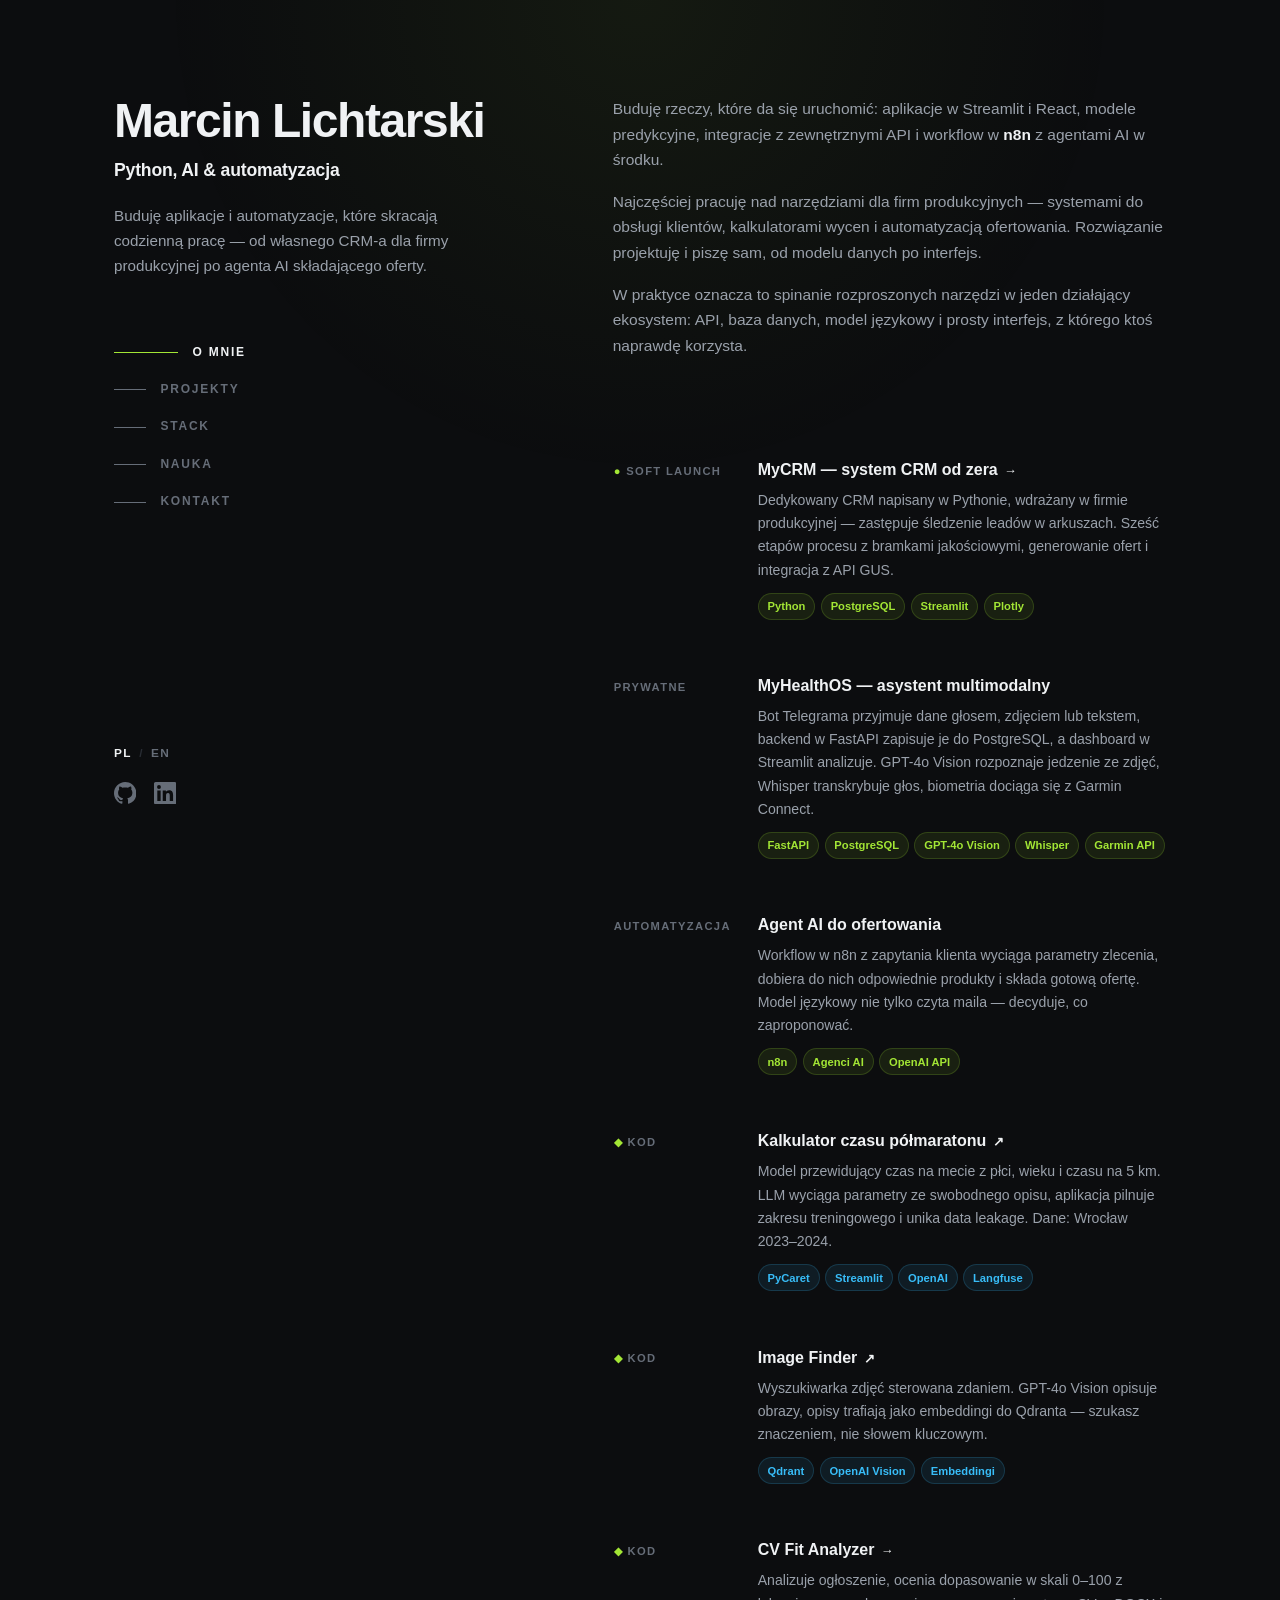
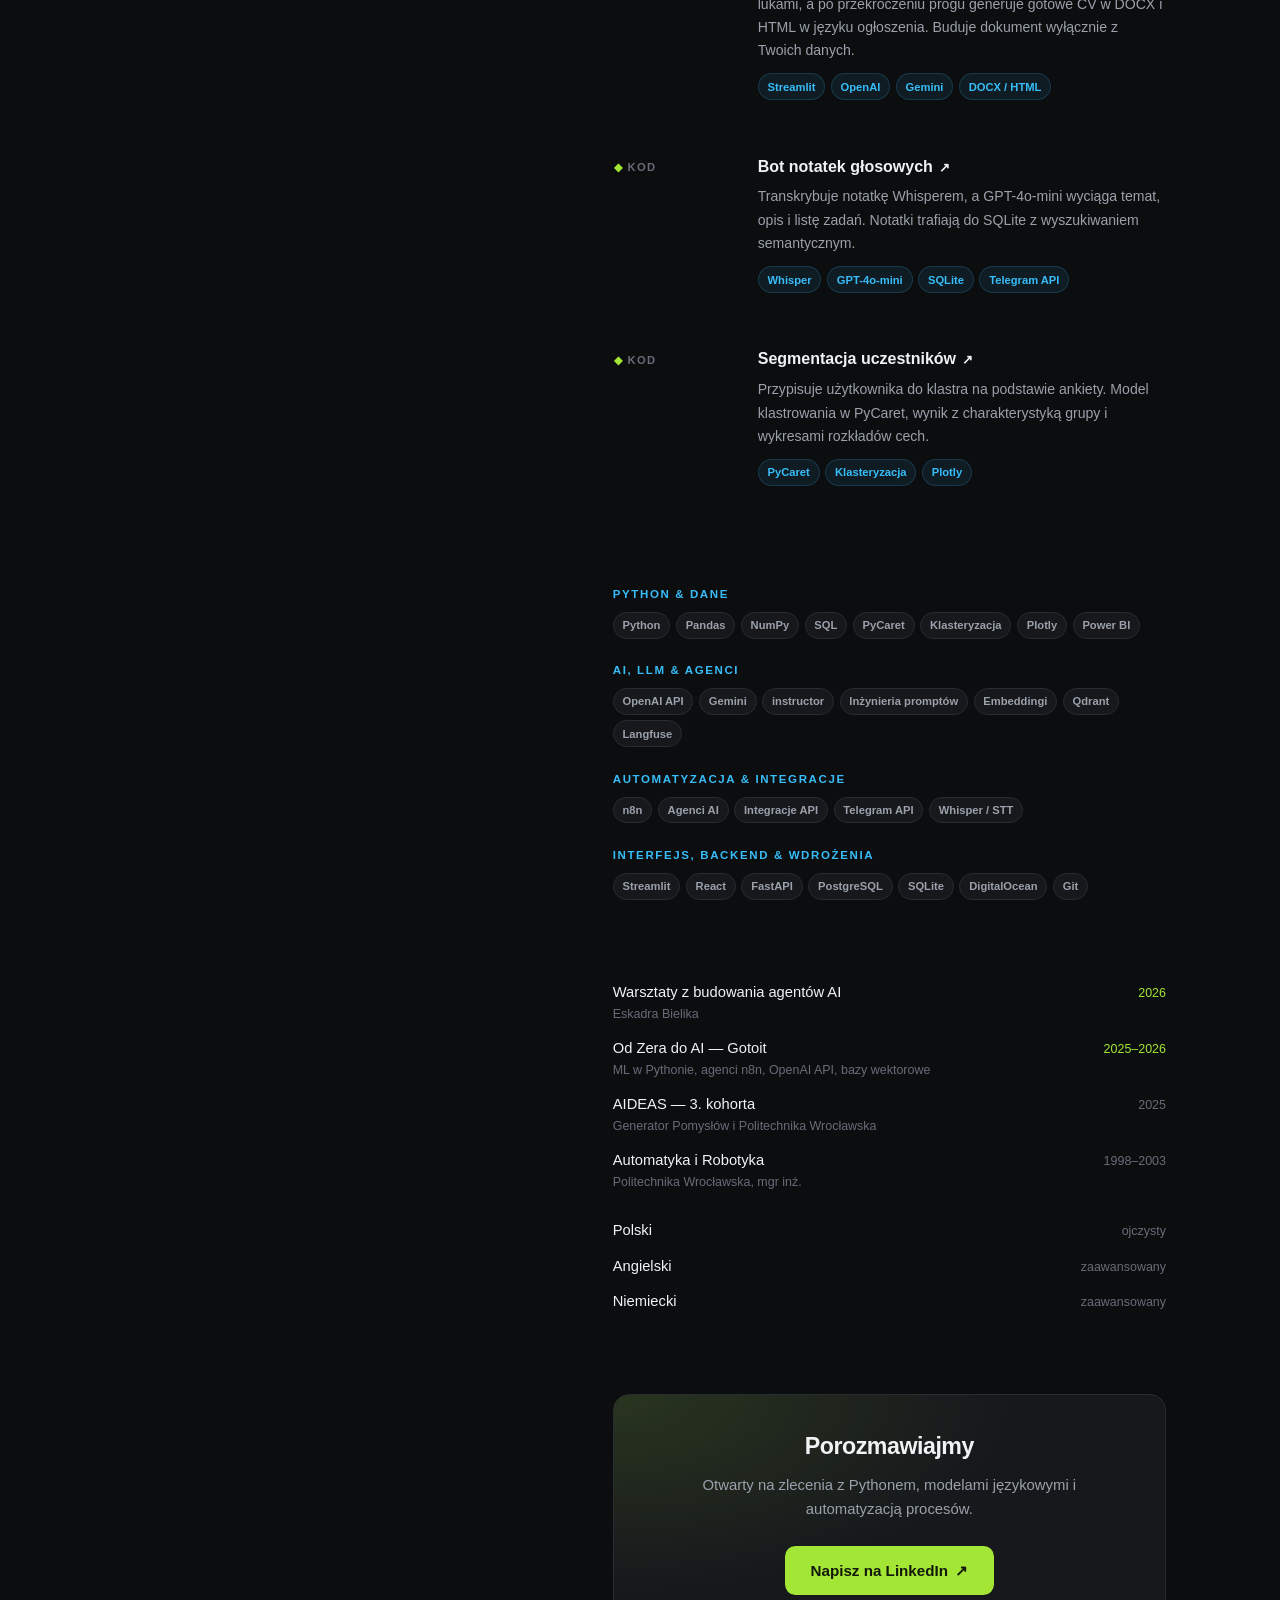
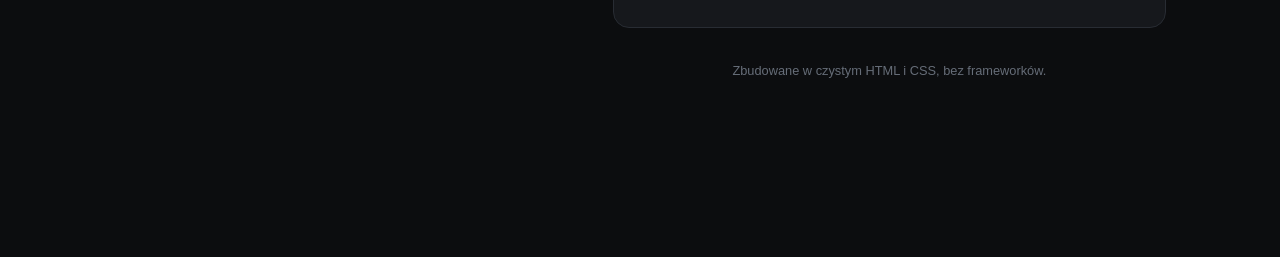
<file: index.html>
<!DOCTYPE html>
<html lang="pl">
<head>
<meta charset="utf-8">
<meta name="viewport" content="width=device-width, initial-scale=1">
<title>Marcin Lichtarski — Python, AI &amp; automatyzacja</title>
<meta name="description" content="Buduję aplikacje w Pythonie i automatyzacje z agentami AI: własny CRM w fazie soft launch, agent do ofertowania, modele predykcyjne, wyszukiwanie semantyczne.">
<meta name="color-scheme" content="dark">

<!-- Open Graph — podgląd przy wysyłaniu linku -->
<meta property="og:title" content="Marcin Lichtarski — Python, AI &amp; automatyzacja">
<meta property="og:description" content="Aplikacje w Pythonie i automatyzacje z agentami AI. Własny CRM dla firmy produkcyjnej, agent do ofertowania, modele predykcyjne, bazy wektorowe, n8n.">
<meta property="og:type" content="website">
<meta property="og:url" content="https://lichtus.github.io">
<meta property="og:locale" content="pl_PL">
<link rel="alternate" hreflang="pl" href="https://lichtus.github.io/">
<link rel="alternate" hreflang="en" href="https://lichtus.github.io/en/">
<link rel="alternate" hreflang="x-default" href="https://lichtus.github.io/">
<link rel="stylesheet" href="style.css">
</head>
<body>
<div id="spot"></div>

<div class="shell">

  <!-- ==================== LEWA: wizytówka ==================== -->
  <header class="left">
    <div>
      <h1>Marcin Lichtarski</h1>
      <h2>Python, AI &amp; automatyzacja</h2>
      <p class="pitch">
        Buduję aplikacje i automatyzacje, które skracają codzienną pracę —
        od własnego CRM-a dla firmy produkcyjnej po agenta AI składającego oferty.
      </p>

      <nav id="nav">
        <a href="#o-mnie"><span class="bar"></span> O mnie</a>
        <a href="#projekty"><span class="bar"></span> Projekty</a>
        <a href="#stack"><span class="bar"></span> Stack</a>
        <a href="#nauka"><span class="bar"></span> Nauka</a>
        <a href="#kontakt"><span class="bar"></span> Kontakt</a>
      </nav>
    </div>

    <div class="bottom">
    <div class="lang">
      <span class="on">PL</span><span class="sep">/</span><a href="en/" hreflang="en">EN</a>
    </div>

    <div class="socials">
      <a href="https://github.com/Lichtus" target="_blank" rel="noopener noreferrer" aria-label="GitHub">
        <svg viewBox="0 0 16 16"><path d="M8 0C3.58 0 0 3.58 0 8c0 3.54 2.29 6.53 5.47 7.59.4.07.55-.17.55-.38 0-.19-.01-.82-.01-1.49-2.01.37-2.53-.49-2.69-.94-.09-.23-.48-.94-.82-1.13-.28-.15-.68-.52-.01-.53.63-.01 1.08.58 1.23.82.72 1.21 1.87.87 2.33.66.07-.52.28-.87.51-1.07-1.78-.2-3.64-.89-3.64-3.95 0-.87.31-1.59.82-2.15-.08-.2-.36-1.02.08-2.12 0 0 .67-.21 2.2.82.64-.18 1.32-.27 2-.27s1.36.09 2 .27c1.53-1.04 2.2-.82 2.2-.82.44 1.1.16 1.92.08 2.12.51.56.82 1.27.82 2.15 0 3.07-1.87 3.75-3.65 3.95.29.25.54.73.54 1.48 0 1.07-.01 1.93-.01 2.2 0 .21.15.46.55.38A8.01 8.01 0 0 0 16 8c0-4.42-3.58-8-8-8z"/></svg>
      </a>
      <a href="https://www.linkedin.com/in/marcin-lichtarski/" target="_blank" rel="noopener noreferrer" aria-label="LinkedIn">
        <svg viewBox="0 0 24 24"><path d="M20.45 20.45h-3.56v-5.57c0-1.33-.03-3.04-1.85-3.04-1.85 0-2.14 1.45-2.14 2.94v5.67H9.35V9h3.41v1.56h.05c.48-.9 1.63-1.85 3.36-1.85 3.6 0 4.27 2.37 4.27 5.45v6.29zM5.34 7.43a2.06 2.06 0 1 1 0-4.13 2.06 2.06 0 0 1 0 4.13zM7.12 20.45H3.55V9h3.57v11.45zM22.22 0H1.77C.79 0 0 .77 0 1.72v20.56C0 23.23.79 24 1.77 24h20.45c.98 0 1.78-.77 1.78-1.72V1.72C24 .77 23.2 0 22.22 0z"/></svg>
      </a>
    </div>
    </div>
  </header>

  <!-- ==================== PRAWA: treść ==================== -->
  <main class="right">

    <section id="o-mnie">
      <div class="sticky-label">O mnie</div>
      <p>
        Buduję rzeczy, które da się uruchomić:
        aplikacje w Streamlit i React, modele predykcyjne, integracje z zewnętrznymi API
        i workflow w <strong>n8n</strong> z agentami AI w środku.
      </p>
      <p>
        Najczęściej pracuję nad narzędziami dla firm produkcyjnych — systemami do
        obsługi klientów, kalkulatorami wycen i automatyzacją ofertowania.
        Rozwiązanie projektuję i piszę sam, od modelu danych po interfejs.
      </p>
      <p>
        W praktyce oznacza to spinanie rozproszonych narzędzi w jeden działający
        ekosystem: API, baza danych, model językowy i prosty interfejs, z którego
        ktoś naprawdę korzysta.
      </p>
    </section>

    <section id="projekty">
      <div class="sticky-label">Projekty</div>

      <a class="entry" href="projekty/mycrm/">
        <div class="side"><span class="mark">●</span> Soft Launch</div>
        <div>
          <h3>MyCRM — system CRM od zera <span class="out">→</span></h3>
          <p>
            Dedykowany CRM napisany w Pythonie, wdrażany w firmie produkcyjnej —
            zastępuje śledzenie leadów w arkuszach. Sześć etapów procesu z bramkami
            jakościowymi, generowanie ofert i integracja z API GUS.
          </p>
          <div class="chips">
            <span class="chip">Python</span><span class="chip">PostgreSQL</span>
            <span class="chip">Streamlit</span><span class="chip">Plotly</span>
          </div>
        </div>
      </a>

      <div class="entry">
        <div class="side">Prywatne</div>
        <div>
          <h3>MyHealthOS — asystent multimodalny</h3>
          <p>
            Bot Telegrama przyjmuje dane głosem, zdjęciem lub tekstem, backend
            w FastAPI zapisuje je do PostgreSQL, a dashboard w Streamlit analizuje.
            GPT-4o Vision rozpoznaje jedzenie ze zdjęć, Whisper transkrybuje głos,
            biometria dociąga się z Garmin Connect.
          </p>
          <div class="chips">
            <span class="chip">FastAPI</span><span class="chip">PostgreSQL</span>
            <span class="chip">GPT-4o Vision</span><span class="chip">Whisper</span>
            <span class="chip">Garmin API</span>
          </div>
        </div>
      </div>

      <div class="entry">
        <div class="side">Automatyzacja</div>
        <div>
          <h3>Agent AI do ofertowania</h3>
          <p>
            Workflow w n8n z zapytania klienta wyciąga parametry zlecenia,
            dobiera do nich odpowiednie produkty i składa gotową ofertę.
            Model językowy nie tylko czyta maila — decyduje, co zaproponować.
          </p>
          <div class="chips">
            <span class="chip">n8n</span><span class="chip">Agenci AI</span>
            <span class="chip">OpenAI API</span>
          </div>
        </div>
      </div>

      <a class="entry" href="https://github.com/Lichtus/halfmaraton-time-calculator" target="_blank" rel="noopener noreferrer">
        <div class="side"><span class="mark">◆</span> Kod</div>
        <div>
          <h3>Kalkulator czasu półmaratonu <span class="out">↗</span></h3>
          <p>
            Model przewidujący czas na mecie z płci, wieku i czasu na 5 km.
            LLM wyciąga parametry ze swobodnego opisu, aplikacja pilnuje zakresu
            treningowego i unika data leakage. Dane: Wrocław 2023–2024.
          </p>
          <div class="chips">
            <span class="chip alt">PyCaret</span><span class="chip alt">Streamlit</span>
            <span class="chip alt">OpenAI</span><span class="chip alt">Langfuse</span>
          </div>
        </div>
      </a>

      <a class="entry" href="https://github.com/Lichtus/image-finder" target="_blank" rel="noopener noreferrer">
        <div class="side"><span class="mark">◆</span> Kod</div>
        <div>
          <h3>Image Finder <span class="out">↗</span></h3>
          <p>
            Wyszukiwarka zdjęć sterowana zdaniem. GPT-4o Vision opisuje obrazy,
            opisy trafiają jako embeddingi do Qdranta — szukasz znaczeniem,
            nie słowem kluczowym.
          </p>
          <div class="chips">
            <span class="chip alt">Qdrant</span><span class="chip alt">OpenAI Vision</span>
            <span class="chip alt">Embeddingi</span>
          </div>
        </div>
      </a>

      <a class="entry" href="projekty/cv-fit-analyzer/">
        <div class="side"><span class="mark">◆</span> Kod</div>
        <div>
          <h3>CV Fit Analyzer <span class="out">→</span></h3>
          <p>
            Analizuje ogłoszenie, ocenia dopasowanie w skali 0–100 z lukami,
            a po przekroczeniu progu generuje gotowe CV w DOCX i HTML w języku
            ogłoszenia. Buduje dokument wyłącznie z Twoich danych.
          </p>
          <div class="chips">
            <span class="chip alt">Streamlit</span><span class="chip alt">OpenAI</span>
            <span class="chip alt">Gemini</span><span class="chip alt">DOCX / HTML</span>
          </div>
        </div>
      </a>

      <a class="entry" href="https://github.com/Lichtus/voice_notes_bot_telegram" target="_blank" rel="noopener noreferrer">
        <div class="side"><span class="mark">◆</span> Kod</div>
        <div>
          <h3>Bot notatek głosowych <span class="out">↗</span></h3>
          <p>
            Transkrybuje notatkę Whisperem, a GPT-4o-mini wyciąga temat, opis
            i listę zadań. Notatki trafiają do SQLite z wyszukiwaniem semantycznym.
          </p>
          <div class="chips">
            <span class="chip alt">Whisper</span><span class="chip alt">GPT-4o-mini</span>
            <span class="chip alt">SQLite</span><span class="chip alt">Telegram API</span>
          </div>
        </div>
      </a>

      <a class="entry" href="https://github.com/Lichtus/Participant-Segmentation-App" target="_blank" rel="noopener noreferrer">
        <div class="side"><span class="mark">◆</span> Kod</div>
        <div>
          <h3>Segmentacja uczestników <span class="out">↗</span></h3>
          <p>
            Przypisuje użytkownika do klastra na podstawie ankiety. Model
            klastrowania w PyCaret, wynik z charakterystyką grupy i wykresami
            rozkładów cech.
          </p>
          <div class="chips">
            <span class="chip alt">PyCaret</span><span class="chip alt">Klasteryzacja</span>
            <span class="chip alt">Plotly</span>
          </div>
        </div>
      </a>
    </section>

    <section id="stack">
      <div class="sticky-label">Stack</div>
      <div class="stack-group">
        <h4>Python &amp; dane</h4>
        <div class="chips">
          <span class="chip">Python</span><span class="chip">Pandas</span><span class="chip">NumPy</span>
          <span class="chip">SQL</span><span class="chip">PyCaret</span>
          <span class="chip">Klasteryzacja</span><span class="chip">Plotly</span><span class="chip">Power BI</span>
        </div>
      </div>
      <div class="stack-group">
        <h4>AI, LLM &amp; agenci</h4>
        <div class="chips">
          <span class="chip">OpenAI API</span><span class="chip">Gemini</span>
          <span class="chip">instructor</span><span class="chip">Inżynieria promptów</span>
          <span class="chip">Embeddingi</span><span class="chip">Qdrant</span><span class="chip">Langfuse</span>
        </div>
      </div>
      <div class="stack-group">
        <h4>Automatyzacja &amp; integracje</h4>
        <div class="chips">
          <span class="chip">n8n</span><span class="chip">Agenci AI</span>
          <span class="chip">Integracje API</span><span class="chip">Telegram API</span>
          <span class="chip">Whisper / STT</span>
        </div>
      </div>
      <div class="stack-group">
        <h4>Interfejs, backend &amp; wdrożenia</h4>
        <div class="chips">
          <span class="chip">Streamlit</span><span class="chip">React</span>
          <span class="chip">FastAPI</span><span class="chip">PostgreSQL</span>
          <span class="chip">SQLite</span><span class="chip">DigitalOcean</span>
          <span class="chip">Git</span>
        </div>
      </div>
    </section>

    <section id="nauka">
      <div class="sticky-label">Nauka</div>
      <div class="rows">
        <div class="rowline">
          <span class="k">Warsztaty z budowania agentów AI<small>Eskadra Bielika</small></span>
          <span class="v on">2026</span>
        </div>
        <div class="rowline">
          <span class="k">Od Zera do AI — Gotoit<small>ML w Pythonie, agenci n8n, OpenAI API, bazy wektorowe</small></span>
          <span class="v on">2025–2026</span>
        </div>
        <div class="rowline">
          <span class="k">AIDEAS — 3. kohorta<small>Generator Pomysłów i Politechnika Wrocławska</small></span>
          <span class="v">2025</span>
        </div>
        <div class="rowline">
          <span class="k">Automatyka i Robotyka<small>Politechnika Wrocławska, mgr inż.</small></span>
          <span class="v">1998–2003</span>
        </div>
      </div>

      <div class="rows" style="margin-top:1.6rem">
        <div class="rowline"><span class="k">Polski</span><span class="v">ojczysty</span></div>
        <div class="rowline"><span class="k">Angielski</span><span class="v">zaawansowany</span></div>
        <div class="rowline"><span class="k">Niemiecki</span><span class="v">zaawansowany</span></div>
      </div>

    </section>

    <section id="kontakt">
      <div class="sticky-label">Kontakt</div>
      <div class="cta">
        <h3>Porozmawiajmy</h3>
        <p>
          Otwarty na zlecenia z Pythonem, modelami językowymi
          i automatyzacją procesów.
        </p>
        <a class="cta-btn" href="https://www.linkedin.com/in/marcin-lichtarski/" target="_blank" rel="noopener noreferrer">
          Napisz na LinkedIn <span class="out">↗</span>
        </a>
      </div>

      <footer>Zbudowane w czystym HTML i CSS, bez frameworków.</footer>
    </section>

  </main>
</div>

<script src="script.js"></script>
</body>
</html>
</file>
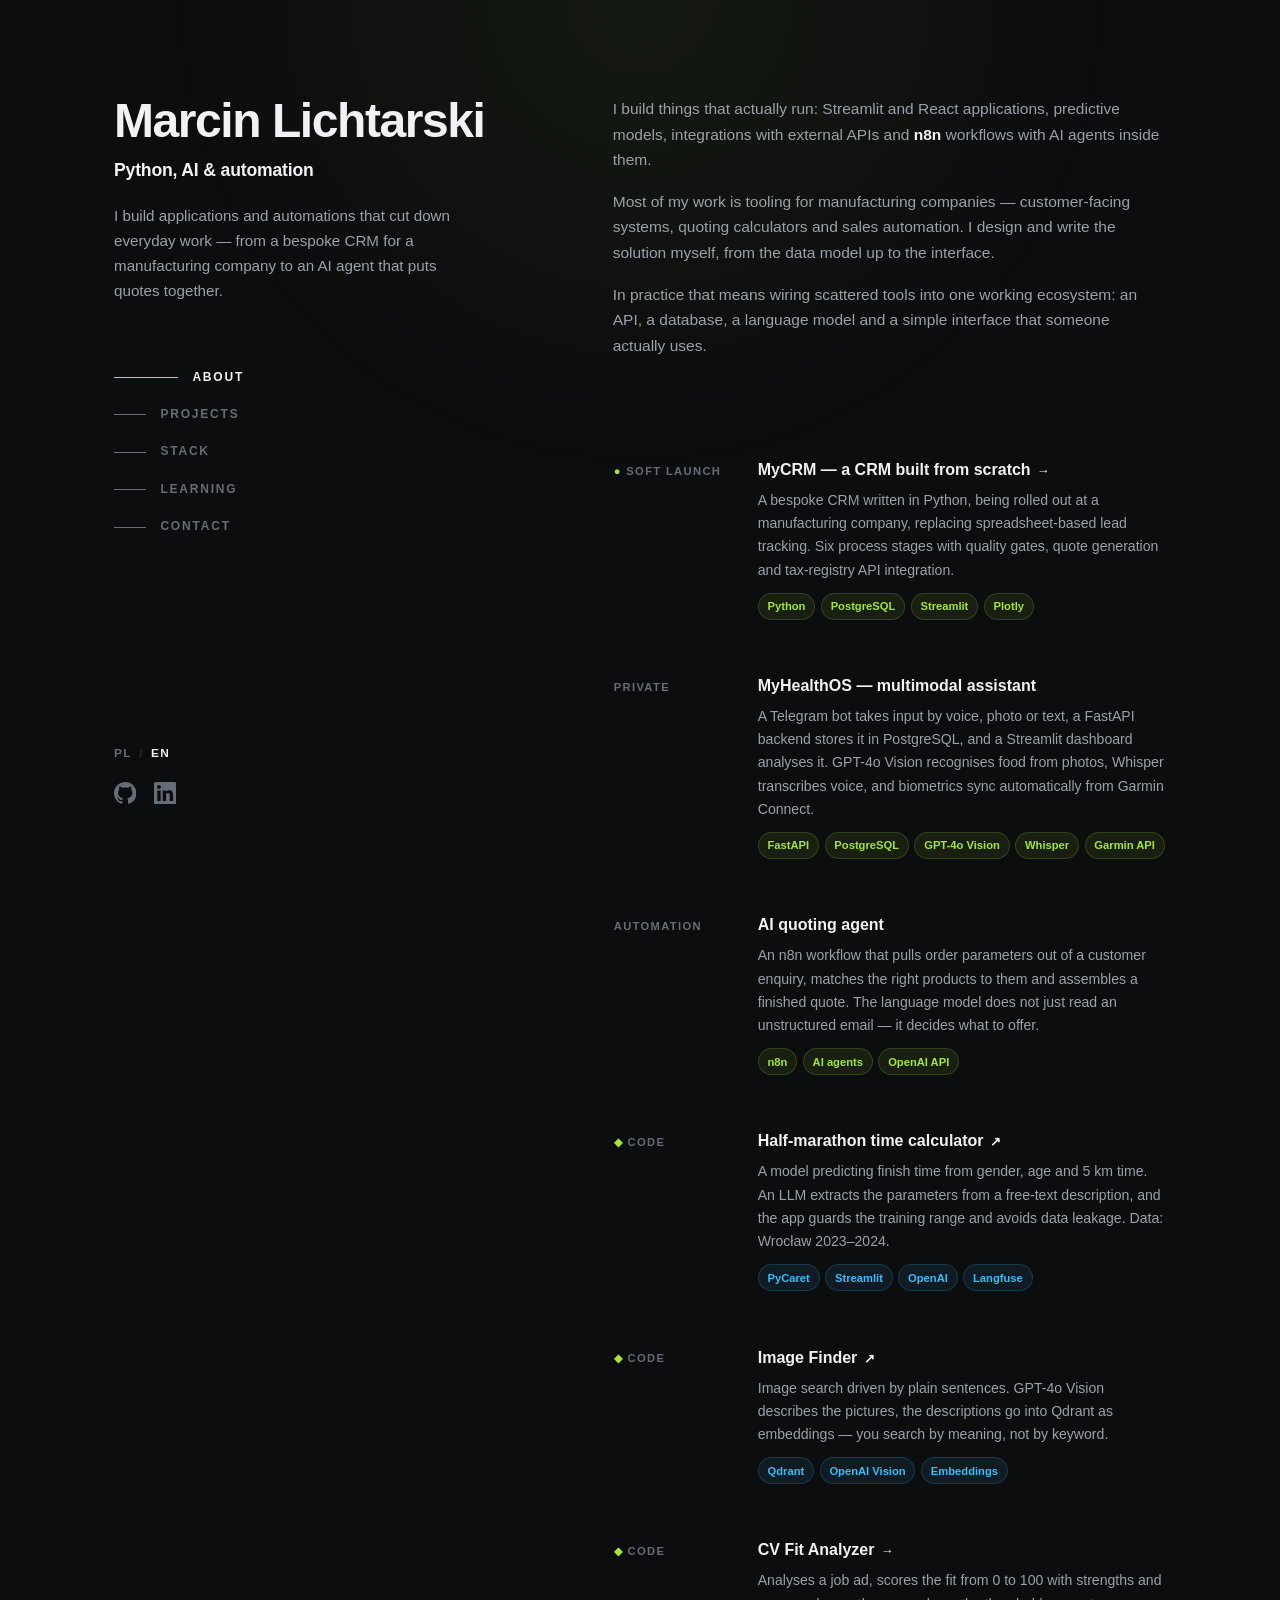
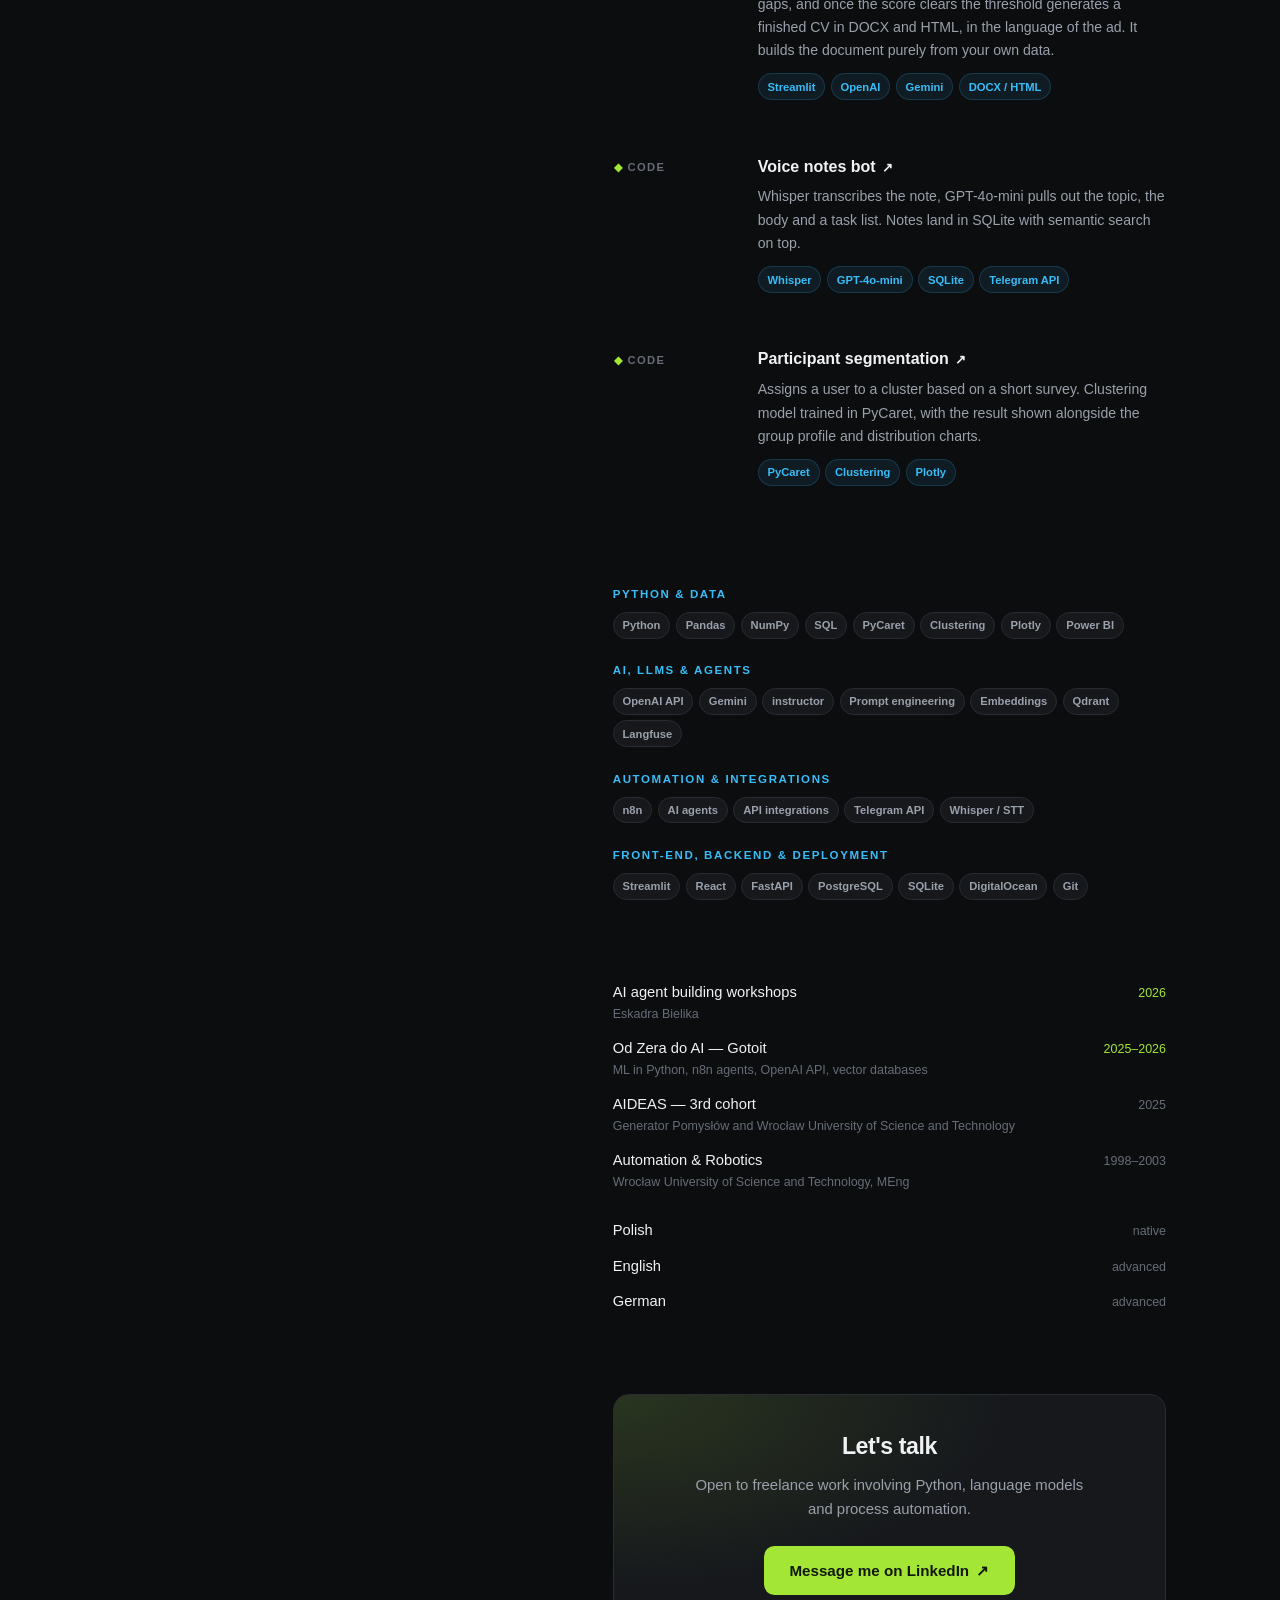
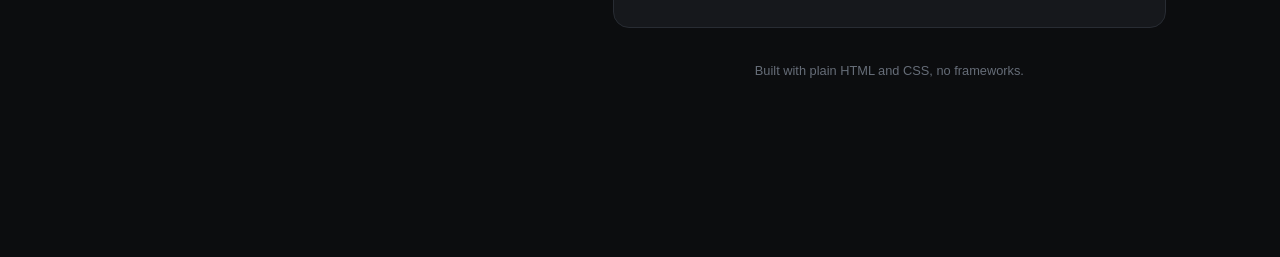
<file: en/index.html>
<!DOCTYPE html>
<html lang="en">
<head>
<meta charset="utf-8">
<meta name="viewport" content="width=device-width, initial-scale=1">
<title>Marcin Lichtarski — Python, AI &amp; automation</title>
<meta name="description" content="I build Python applications and AI automations: a bespoke CRM in soft launch, a quoting agent, predictive models and semantic search.">
<meta name="color-scheme" content="dark">

<!-- Open Graph -->
<meta property="og:title" content="Marcin Lichtarski — Python, AI &amp; automation">
<meta property="og:description" content="Python applications and AI automations. A bespoke CRM for a manufacturing company, a quoting agent, predictive models, vector databases, n8n.">
<meta property="og:type" content="website">
<meta property="og:url" content="https://lichtus.github.io/en/">
<meta property="og:locale" content="en_GB">
<link rel="alternate" hreflang="pl" href="https://lichtus.github.io/">
<link rel="alternate" hreflang="en" href="https://lichtus.github.io/en/">
<link rel="alternate" hreflang="x-default" href="https://lichtus.github.io/">
<link rel="stylesheet" href="../style.css">
</head>
<body>
<div id="spot"></div>

<div class="shell">

  <header class="left">
    <div>
      <h1>Marcin Lichtarski</h1>
      <h2>Python, AI &amp; automation</h2>
      <p class="pitch">
        I build applications and automations that cut down everyday work —
        from a bespoke CRM for a manufacturing company to an AI agent that puts quotes together.
      </p>

      <nav id="nav">
        <a href="#about"><span class="bar"></span> About</a>
        <a href="#projects"><span class="bar"></span> Projects</a>
        <a href="#stack"><span class="bar"></span> Stack</a>
        <a href="#learning"><span class="bar"></span> Learning</a>
        <a href="#contact"><span class="bar"></span> Contact</a>
      </nav>
    </div>

    <div class="bottom">
    <div class="lang">
      <a href="../" hreflang="pl">PL</a><span class="sep">/</span><span class="on">EN</span>
    </div>

    <div class="socials">
      <a href="https://github.com/Lichtus" target="_blank" rel="noopener noreferrer" aria-label="GitHub">
        <svg viewBox="0 0 16 16"><path d="M8 0C3.58 0 0 3.58 0 8c0 3.54 2.29 6.53 5.47 7.59.4.07.55-.17.55-.38 0-.19-.01-.82-.01-1.49-2.01.37-2.53-.49-2.69-.94-.09-.23-.48-.94-.82-1.13-.28-.15-.68-.52-.01-.53.63-.01 1.08.58 1.23.82.72 1.21 1.87.87 2.33.66.07-.52.28-.87.51-1.07-1.78-.2-3.64-.89-3.64-3.95 0-.87.31-1.59.82-2.15-.08-.2-.36-1.02.08-2.12 0 0 .67-.21 2.2.82.64-.18 1.32-.27 2-.27s1.36.09 2 .27c1.53-1.04 2.2-.82 2.2-.82.44 1.1.16 1.92.08 2.12.51.56.82 1.27.82 2.15 0 3.07-1.87 3.75-3.65 3.95.29.25.54.73.54 1.48 0 1.07-.01 1.93-.01 2.2 0 .21.15.46.55.38A8.01 8.01 0 0 0 16 8c0-4.42-3.58-8-8-8z"/></svg>
      </a>
      <a href="https://www.linkedin.com/in/marcin-lichtarski/" target="_blank" rel="noopener noreferrer" aria-label="LinkedIn">
        <svg viewBox="0 0 24 24"><path d="M20.45 20.45h-3.56v-5.57c0-1.33-.03-3.04-1.85-3.04-1.85 0-2.14 1.45-2.14 2.94v5.67H9.35V9h3.41v1.56h.05c.48-.9 1.63-1.85 3.36-1.85 3.6 0 4.27 2.37 4.27 5.45v6.29zM5.34 7.43a2.06 2.06 0 1 1 0-4.13 2.06 2.06 0 0 1 0 4.13zM7.12 20.45H3.55V9h3.57v11.45zM22.22 0H1.77C.79 0 0 .77 0 1.72v20.56C0 23.23.79 24 1.77 24h20.45c.98 0 1.78-.77 1.78-1.72V1.72C24 .77 23.2 0 22.22 0z"/></svg>
      </a>
    </div>
    </div>
  </header>

  <main class="right">

    <section id="about">
      <div class="sticky-label">About</div>
      <p>
        I build things that actually run:
        Streamlit and React applications, predictive models, integrations with external APIs
        and <strong>n8n</strong> workflows with AI agents inside them.
      </p>
      <p>
        Most of my work is tooling for manufacturing companies — customer-facing
        systems, quoting calculators and sales automation. I design and write the
        solution myself, from the data model up to the interface.
      </p>
      <p>
        In practice that means wiring scattered tools into one working ecosystem:
        an API, a database, a language model and a simple interface that someone
        actually uses.
      </p>
    </section>

    <section id="projects">
      <div class="sticky-label">Projects</div>

      <a class="entry" href="projects/mycrm/">
        <div class="side"><span class="mark">●</span> Soft Launch</div>
        <div>
          <h3>MyCRM — a CRM built from scratch <span class="out">→</span></h3>
          <p>
            A bespoke CRM written in Python, being rolled out at a manufacturing
            company, replacing spreadsheet-based lead tracking. Six process stages
            with quality gates, quote generation and tax-registry API integration.
          </p>
          <div class="chips">
            <span class="chip">Python</span><span class="chip">PostgreSQL</span>
            <span class="chip">Streamlit</span><span class="chip">Plotly</span>
          </div>
        </div>
      </a>

      <div class="entry">
        <div class="side">Private</div>
        <div>
          <h3>MyHealthOS — multimodal assistant</h3>
          <p>
            A Telegram bot takes input by voice, photo or text, a FastAPI backend
            stores it in PostgreSQL, and a Streamlit dashboard analyses it.
            GPT-4o Vision recognises food from photos, Whisper transcribes voice,
            and biometrics sync automatically from Garmin Connect.
          </p>
          <div class="chips">
            <span class="chip">FastAPI</span><span class="chip">PostgreSQL</span>
            <span class="chip">GPT-4o Vision</span><span class="chip">Whisper</span>
            <span class="chip">Garmin API</span>
          </div>
        </div>
      </div>

      <div class="entry">
        <div class="side">Automation</div>
        <div>
          <h3>AI quoting agent</h3>
          <p>
            An n8n workflow that pulls order parameters out of a customer enquiry,
            matches the right products to them and assembles a finished quote.
            The language model does not just read an unstructured email — it decides
            what to offer.
          </p>
          <div class="chips">
            <span class="chip">n8n</span><span class="chip">AI agents</span>
            <span class="chip">OpenAI API</span>
          </div>
        </div>
      </div>

      <a class="entry" href="https://github.com/Lichtus/halfmaraton-time-calculator" target="_blank" rel="noopener noreferrer">
        <div class="side"><span class="mark">◆</span> Code</div>
        <div>
          <h3>Half-marathon time calculator <span class="out">↗</span></h3>
          <p>
            A model predicting finish time from gender, age and 5 km time.
            An LLM extracts the parameters from a free-text description, and the app
            guards the training range and avoids data leakage.
            Data: Wrocław 2023–2024.
          </p>
          <div class="chips">
            <span class="chip alt">PyCaret</span><span class="chip alt">Streamlit</span>
            <span class="chip alt">OpenAI</span><span class="chip alt">Langfuse</span>
          </div>
        </div>
      </a>

      <a class="entry" href="https://github.com/Lichtus/image-finder" target="_blank" rel="noopener noreferrer">
        <div class="side"><span class="mark">◆</span> Code</div>
        <div>
          <h3>Image Finder <span class="out">↗</span></h3>
          <p>
            Image search driven by plain sentences. GPT-4o Vision describes the
            pictures, the descriptions go into Qdrant as embeddings — you search
            by meaning, not by keyword.
          </p>
          <div class="chips">
            <span class="chip alt">Qdrant</span><span class="chip alt">OpenAI Vision</span>
            <span class="chip alt">Embeddings</span>
          </div>
        </div>
      </a>

      <a class="entry" href="projects/cv-fit-analyzer/">
        <div class="side"><span class="mark">◆</span> Code</div>
        <div>
          <h3>CV Fit Analyzer <span class="out">→</span></h3>
          <p>
            Analyses a job ad, scores the fit from 0 to 100 with strengths and gaps,
            and once the score clears the threshold generates a finished CV in DOCX
            and HTML, in the language of the ad. It builds the document purely from
            your own data.
          </p>
          <div class="chips">
            <span class="chip alt">Streamlit</span><span class="chip alt">OpenAI</span>
            <span class="chip alt">Gemini</span><span class="chip alt">DOCX / HTML</span>
          </div>
        </div>
      </a>

      <a class="entry" href="https://github.com/Lichtus/voice_notes_bot_telegram" target="_blank" rel="noopener noreferrer">
        <div class="side"><span class="mark">◆</span> Code</div>
        <div>
          <h3>Voice notes bot <span class="out">↗</span></h3>
          <p>
            Whisper transcribes the note, GPT-4o-mini pulls out the topic, the body
            and a task list. Notes land in SQLite with semantic search on top.
          </p>
          <div class="chips">
            <span class="chip alt">Whisper</span><span class="chip alt">GPT-4o-mini</span>
            <span class="chip alt">SQLite</span><span class="chip alt">Telegram API</span>
          </div>
        </div>
      </a>

      <a class="entry" href="https://github.com/Lichtus/Participant-Segmentation-App" target="_blank" rel="noopener noreferrer">
        <div class="side"><span class="mark">◆</span> Code</div>
        <div>
          <h3>Participant segmentation <span class="out">↗</span></h3>
          <p>
            Assigns a user to a cluster based on a short survey. Clustering model
            trained in PyCaret, with the result shown alongside the group profile
            and distribution charts.
          </p>
          <div class="chips">
            <span class="chip alt">PyCaret</span><span class="chip alt">Clustering</span>
            <span class="chip alt">Plotly</span>
          </div>
        </div>
      </a>
    </section>

    <section id="stack">
      <div class="sticky-label">Stack</div>
      <div class="stack-group">
        <h4>Python &amp; data</h4>
        <div class="chips">
          <span class="chip">Python</span><span class="chip">Pandas</span><span class="chip">NumPy</span>
          <span class="chip">SQL</span><span class="chip">PyCaret</span>
          <span class="chip">Clustering</span><span class="chip">Plotly</span><span class="chip">Power BI</span>
        </div>
      </div>
      <div class="stack-group">
        <h4>AI, LLMs &amp; agents</h4>
        <div class="chips">
          <span class="chip">OpenAI API</span><span class="chip">Gemini</span>
          <span class="chip">instructor</span><span class="chip">Prompt engineering</span>
          <span class="chip">Embeddings</span><span class="chip">Qdrant</span><span class="chip">Langfuse</span>
        </div>
      </div>
      <div class="stack-group">
        <h4>Automation &amp; integrations</h4>
        <div class="chips">
          <span class="chip">n8n</span><span class="chip">AI agents</span>
          <span class="chip">API integrations</span><span class="chip">Telegram API</span>
          <span class="chip">Whisper / STT</span>
        </div>
      </div>
      <div class="stack-group">
        <h4>Front-end, backend &amp; deployment</h4>
        <div class="chips">
          <span class="chip">Streamlit</span><span class="chip">React</span>
          <span class="chip">FastAPI</span><span class="chip">PostgreSQL</span>
          <span class="chip">SQLite</span><span class="chip">DigitalOcean</span>
          <span class="chip">Git</span>
        </div>
      </div>
    </section>

    <section id="learning">
      <div class="sticky-label">Learning</div>
      <div class="rows">
        <div class="rowline">
          <span class="k">AI agent building workshops<small>Eskadra Bielika</small></span>
          <span class="v on">2026</span>
        </div>
        <div class="rowline">
          <span class="k">Od Zera do AI — Gotoit<small>ML in Python, n8n agents, OpenAI API, vector databases</small></span>
          <span class="v on">2025–2026</span>
        </div>
        <div class="rowline">
          <span class="k">AIDEAS — 3rd cohort<small>Generator Pomysłów and Wrocław University of Science and Technology</small></span>
          <span class="v">2025</span>
        </div>
        <div class="rowline">
          <span class="k">Automation &amp; Robotics<small>Wrocław University of Science and Technology, MEng</small></span>
          <span class="v">1998–2003</span>
        </div>
      </div>

      <div class="rows" style="margin-top:1.6rem">
        <div class="rowline"><span class="k">Polish</span><span class="v">native</span></div>
        <div class="rowline"><span class="k">English</span><span class="v">advanced</span></div>
        <div class="rowline"><span class="k">German</span><span class="v">advanced</span></div>
      </div>
    </section>

    <section id="contact">
      <div class="sticky-label">Contact</div>
      <div class="cta">
        <h3>Let's talk</h3>
        <p>
          Open to freelance work involving Python, language models
          and process automation.
        </p>
        <a class="cta-btn" href="https://www.linkedin.com/in/marcin-lichtarski/" target="_blank" rel="noopener noreferrer">
          Message me on LinkedIn <span class="out">↗</span>
        </a>
      </div>

      <footer>Built with plain HTML and CSS, no frameworks.</footer>
    </section>

  </main>
</div>

<script src="../script.js"></script>
</body>
</html>
</file>
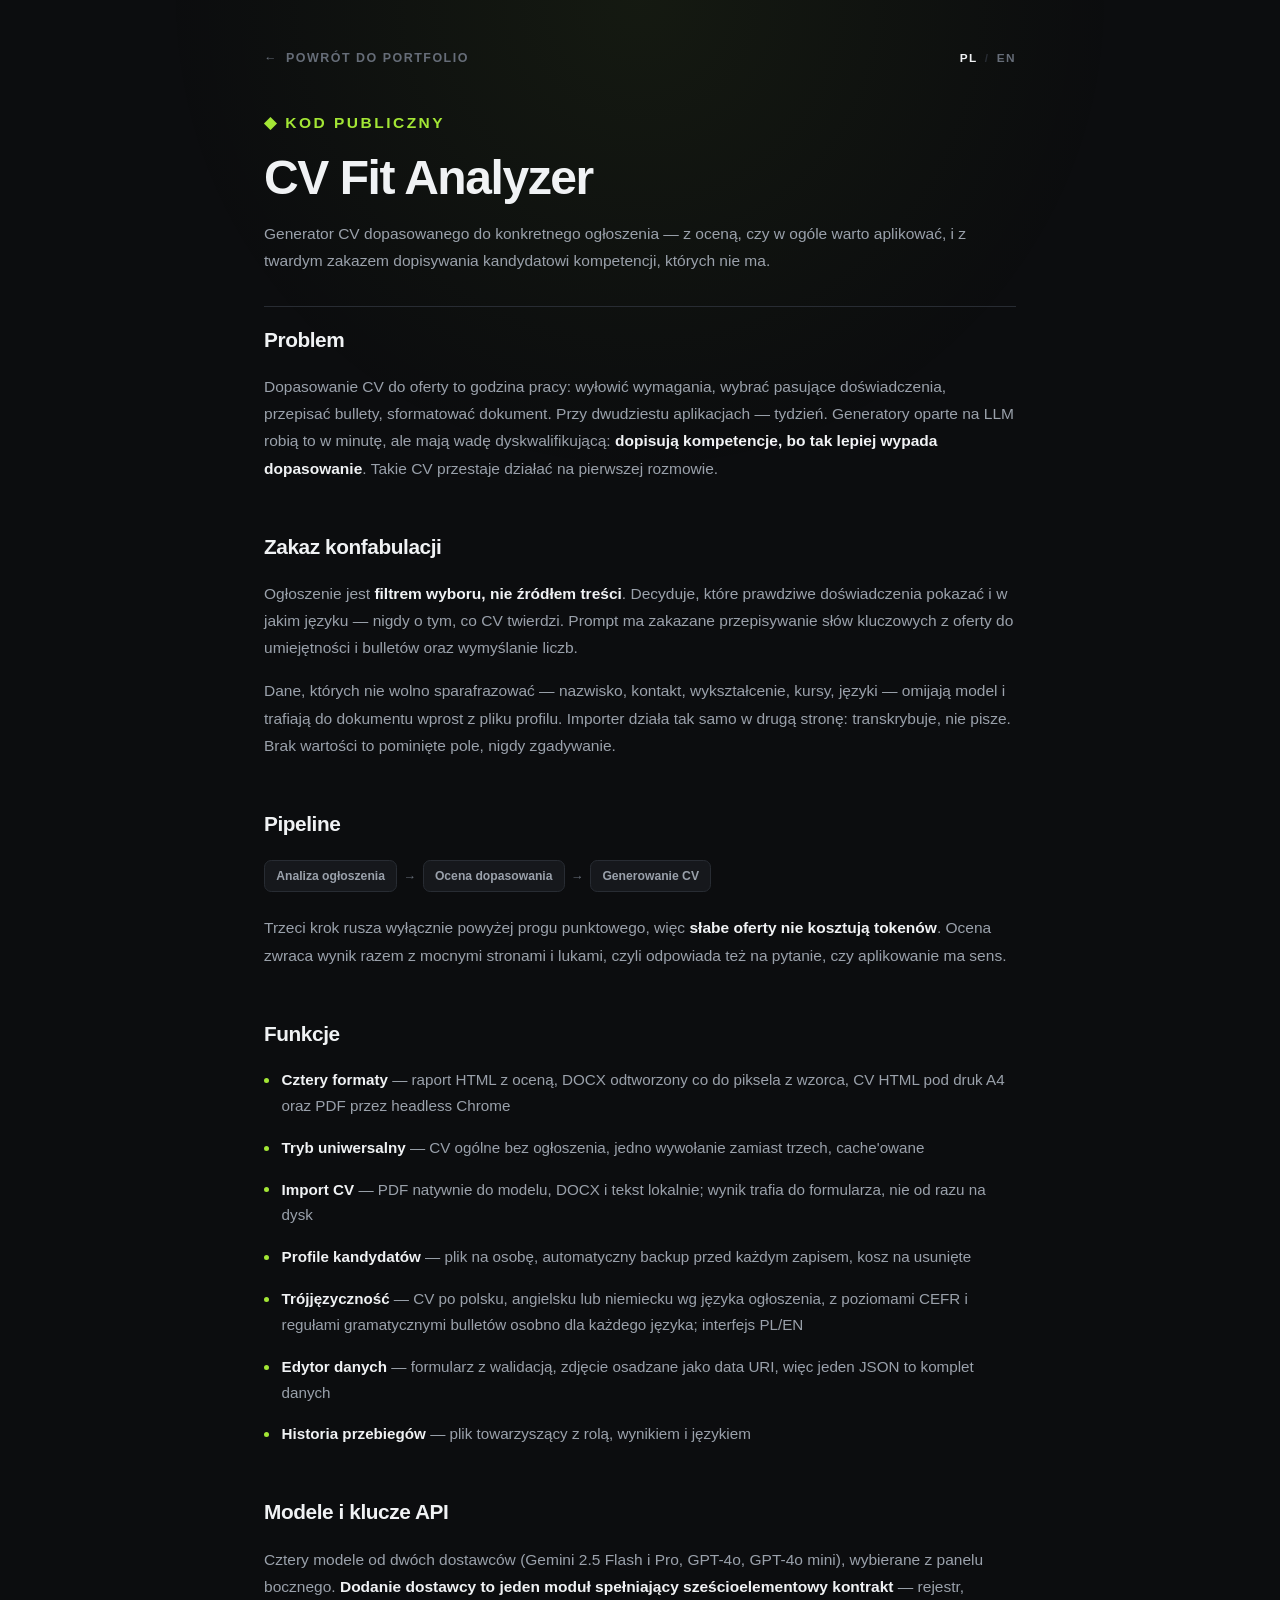
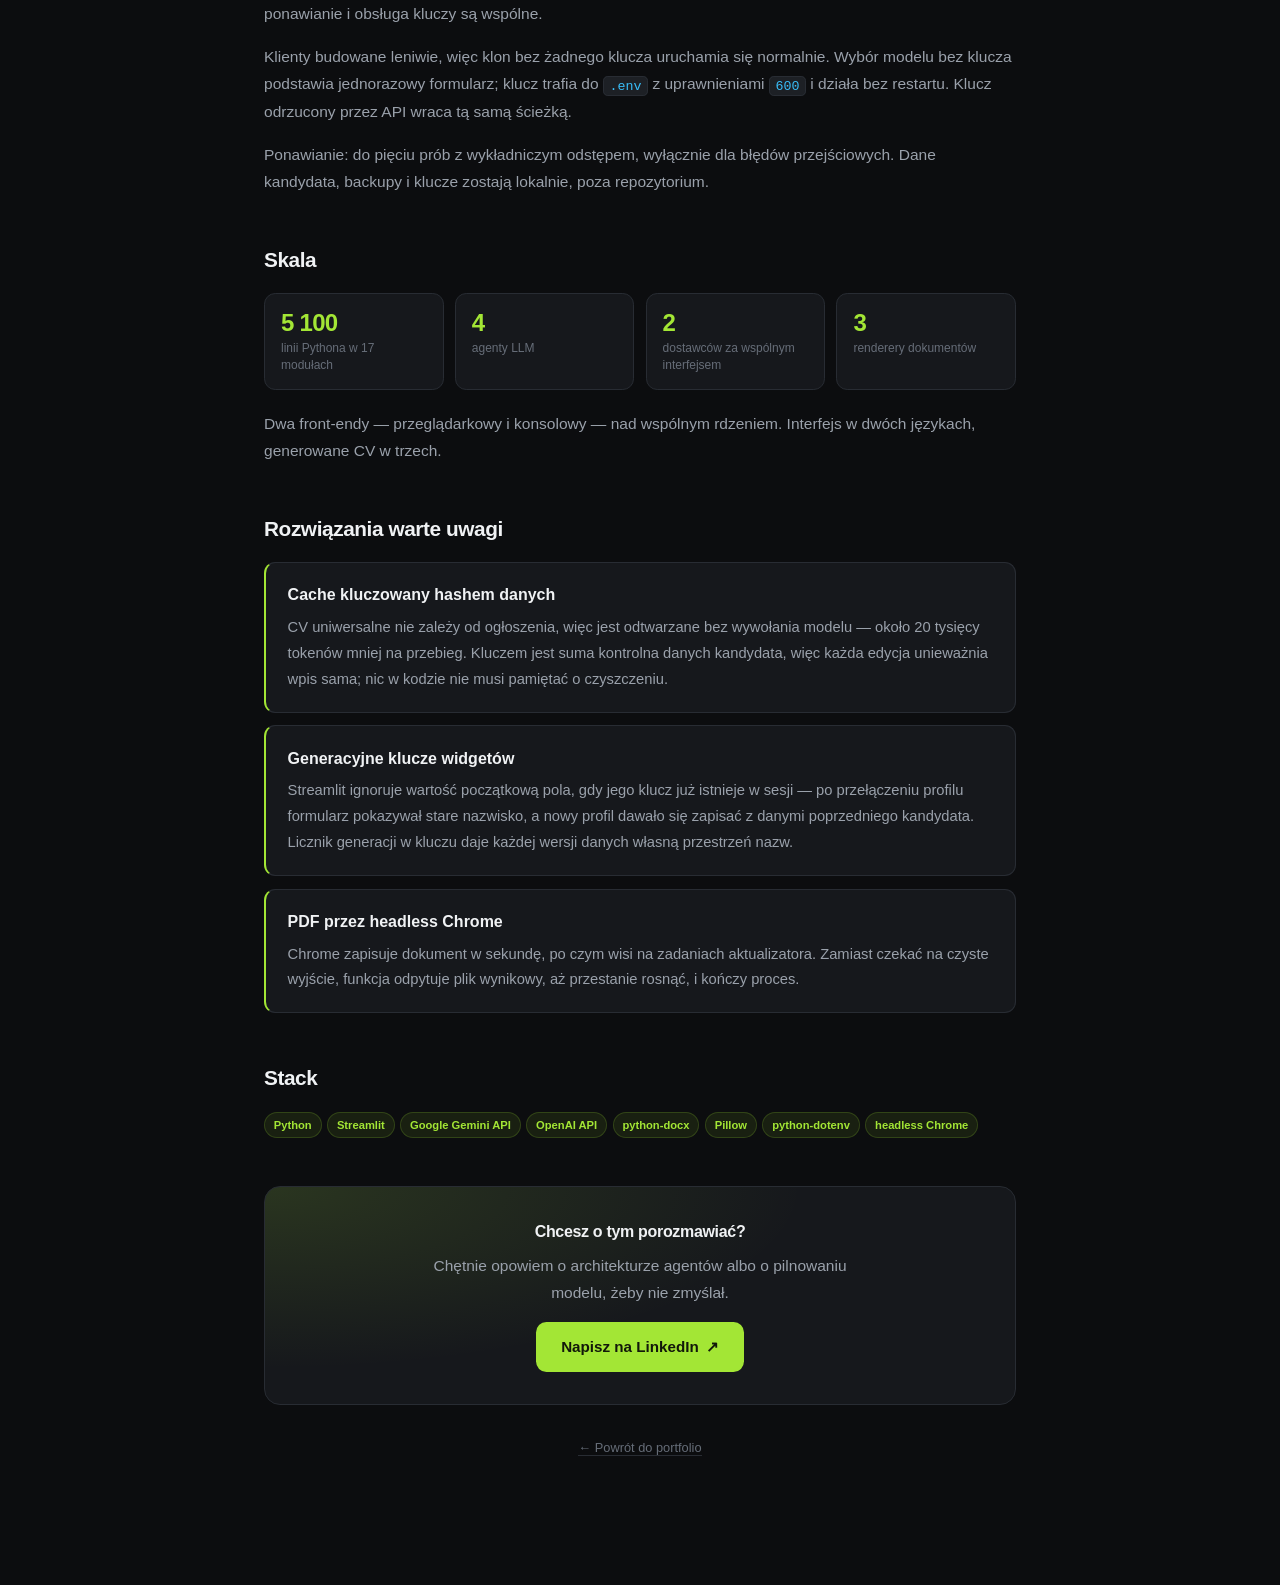
<file: projekty/cv-fit-analyzer/index.html>
<!DOCTYPE html>
<html lang="pl">
<head>
<meta charset="utf-8">
<meta name="viewport" content="width=device-width, initial-scale=1">
<title>CV Fit Analyzer — generator CV dopasowanego do ogłoszenia | Marcin Lichtarski</title>
<meta name="description" content="Generator CV dopasowanego do konkretnego ogłoszenia, z oceną sensu aplikowania i twardym zakazem dopisywania kompetencji. Python, Streamlit, Gemini i OpenAI.">
<meta name="color-scheme" content="dark">

<meta property="og:title" content="CV Fit Analyzer — generator CV dopasowanego do ogłoszenia">
<meta property="og:description" content="Ocena dopasowania przed generowaniem, zakaz konfabulacji, cztery formaty wyjściowe, dwóch dostawców LLM za wspólnym interfejsem.">
<meta property="og:type" content="article">
<meta property="og:url" content="https://lichtus.github.io/projekty/cv-fit-analyzer/">
<meta property="og:locale" content="pl_PL">
<link rel="alternate" hreflang="pl" href="https://lichtus.github.io/projekty/cv-fit-analyzer/">
<link rel="alternate" hreflang="en" href="https://lichtus.github.io/en/projects/cv-fit-analyzer/">
<link rel="alternate" hreflang="x-default" href="https://lichtus.github.io/projekty/cv-fit-analyzer/">
<link rel="stylesheet" href="../../style.css">
</head>
<body>
<div id="spot"></div>

<article class="pp">

  <div class="pp-top">
    <a class="pp-back" href="../../"><span class="arr">←</span> Powrót do portfolio</a>
    <div class="lang">
      <span class="on">PL</span><span class="sep">/</span><a href="../../en/projects/cv-fit-analyzer/" hreflang="en">EN</a>
    </div>
  </div>

  <p class="pp-kicker">◆ Kod publiczny</p>
  <h1>CV Fit Analyzer</h1>

  <p class="pp-lead">
    Generator CV dopasowanego do konkretnego ogłoszenia — z oceną, czy w ogóle warto
    aplikować, i z twardym zakazem dopisywania kandydatowi kompetencji, których nie ma.
  </p>

  <!-- ==================== PROBLEM ==================== -->
  <section>
    <h2>Problem</h2>
    <p>
      Dopasowanie CV do oferty to godzina pracy: wyłowić wymagania, wybrać pasujące
      doświadczenia, przepisać bullety, sformatować dokument. Przy dwudziestu
      aplikacjach — tydzień. Generatory oparte na LLM robią to w minutę, ale mają wadę
      dyskwalifikującą: <strong>dopisują kompetencje, bo tak lepiej wypada
      dopasowanie</strong>. Takie CV przestaje działać na pierwszej rozmowie.
    </p>
  </section>

  <!-- ==================== ZAKAZ KONFABULACJI ==================== -->
  <section>
    <h2>Zakaz konfabulacji</h2>
    <p>
      Ogłoszenie jest <strong>filtrem wyboru, nie źródłem treści</strong>. Decyduje,
      które prawdziwe doświadczenia pokazać i w jakim języku — nigdy o tym, co CV twierdzi.
      Prompt ma zakazane przepisywanie słów kluczowych z oferty do umiejętności i bulletów
      oraz wymyślanie liczb.
    </p>
    <p>
      Dane, których nie wolno sparafrazować — nazwisko, kontakt, wykształcenie, kursy,
      języki — omijają model i trafiają do dokumentu wprost z pliku profilu. Importer
      działa tak samo w drugą stronę: transkrybuje, nie pisze. Brak wartości to pominięte
      pole, nigdy zgadywanie.
    </p>
  </section>

  <!-- ==================== PIPELINE ==================== -->
  <section>
    <h2>Pipeline</h2>
    <div class="pp-flow">
      <span>Analiza ogłoszenia</span><i>→</i>
      <span>Ocena dopasowania</span><i>→</i>
      <span>Generowanie CV</span>
    </div>
    <p>
      Trzeci krok rusza wyłącznie powyżej progu punktowego, więc <strong>słabe oferty
      nie kosztują tokenów</strong>. Ocena zwraca wynik razem z mocnymi stronami i lukami,
      czyli odpowiada też na pytanie, czy aplikowanie ma sens.
    </p>
  </section>

  <!-- ==================== FUNKCJE ==================== -->
  <section>
    <h2>Funkcje</h2>
    <ul class="pp-list">
      <li><b>Cztery formaty</b> — raport HTML z oceną, DOCX odtworzony co do piksela z wzorca, CV HTML pod druk A4 oraz PDF przez headless Chrome</li>
      <li><b>Tryb uniwersalny</b> — CV ogólne bez ogłoszenia, jedno wywołanie zamiast trzech, cache'owane</li>
      <li><b>Import CV</b> — PDF natywnie do modelu, DOCX i tekst lokalnie; wynik trafia do formularza, nie od razu na dysk</li>
      <li><b>Profile kandydatów</b> — plik na osobę, automatyczny backup przed każdym zapisem, kosz na usunięte</li>
      <li><b>Trójjęzyczność</b> — CV po polsku, angielsku lub niemiecku wg języka ogłoszenia, z poziomami CEFR i regułami gramatycznymi bulletów osobno dla każdego języka; interfejs PL/EN</li>
      <li><b>Edytor danych</b> — formularz z walidacją, zdjęcie osadzane jako data URI, więc jeden JSON to komplet danych</li>
      <li><b>Historia przebiegów</b> — plik towarzyszący z rolą, wynikiem i językiem</li>
    </ul>
  </section>

  <!-- ==================== MODELE I KLUCZE ==================== -->
  <section>
    <h2>Modele i klucze API</h2>
    <p>
      Cztery modele od dwóch dostawców (Gemini 2.5 Flash i Pro, GPT-4o, GPT-4o mini),
      wybierane z panelu bocznego. <strong>Dodanie dostawcy to jeden moduł spełniający
      sześcioelementowy kontrakt</strong> — rejestr, ponawianie i obsługa kluczy są wspólne.
    </p>
    <p>
      Klienty budowane leniwie, więc klon bez żadnego klucza uruchamia się normalnie.
      Wybór modelu bez klucza podstawia jednorazowy formularz; klucz trafia do
      <code>.env</code> z uprawnieniami <code>600</code> i działa bez restartu. Klucz
      odrzucony przez API wraca tą samą ścieżką.
    </p>
    <p>
      Ponawianie: do pięciu prób z wykładniczym odstępem, wyłącznie dla błędów
      przejściowych. Dane kandydata, backupy i klucze zostają lokalnie, poza repozytorium.
    </p>
  </section>

  <!-- ==================== SKALA ==================== -->
  <section>
    <h2>Skala</h2>
    <div class="pp-stats">
      <div class="pp-stat">
        <div class="n">5 100</div>
        <div class="l">linii Pythona w 17 modułach</div>
      </div>
      <div class="pp-stat">
        <div class="n">4</div>
        <div class="l">agenty LLM</div>
      </div>
      <div class="pp-stat">
        <div class="n">2</div>
        <div class="l">dostawców za wspólnym interfejsem</div>
      </div>
      <div class="pp-stat">
        <div class="n">3</div>
        <div class="l">renderery dokumentów</div>
      </div>
    </div>
    <p style="margin-top:1.2rem">
      Dwa front-endy — przeglądarkowy i konsolowy — nad wspólnym rdzeniem.
      Interfejs w dwóch językach, generowane CV w trzech.
    </p>
  </section>

  <!-- ==================== ROZWIĄZANIA ==================== -->
  <section>
    <h2>Rozwiązania warte uwagi</h2>

    <div class="pp-card">
      <h3>Cache kluczowany hashem danych</h3>
      <p>
        CV uniwersalne nie zależy od ogłoszenia, więc jest odtwarzane bez wywołania
        modelu — około 20 tysięcy tokenów mniej na przebieg. Kluczem jest suma kontrolna
        danych kandydata, więc każda edycja unieważnia wpis sama; nic w kodzie nie musi
        pamiętać o czyszczeniu.
      </p>
    </div>

    <div class="pp-card">
      <h3>Generacyjne klucze widgetów</h3>
      <p>
        Streamlit ignoruje wartość początkową pola, gdy jego klucz już istnieje w sesji —
        po przełączeniu profilu formularz pokazywał stare nazwisko, a nowy profil dawało
        się zapisać z danymi poprzedniego kandydata. Licznik generacji w kluczu daje
        każdej wersji danych własną przestrzeń nazw.
      </p>
    </div>

    <div class="pp-card">
      <h3>PDF przez headless Chrome</h3>
      <p>
        Chrome zapisuje dokument w sekundę, po czym wisi na zadaniach aktualizatora.
        Zamiast czekać na czyste wyjście, funkcja odpytuje plik wynikowy, aż przestanie
        rosnąć, i kończy proces.
      </p>
    </div>
  </section>

  <!-- ==================== STACK ==================== -->
  <section>
    <h2>Stack</h2>
    <div class="chips">
      <span class="chip">Python</span><span class="chip">Streamlit</span>
      <span class="chip">Google Gemini API</span><span class="chip">OpenAI API</span>
      <span class="chip">python-docx</span><span class="chip">Pillow</span>
      <span class="chip">python-dotenv</span><span class="chip">headless Chrome</span>
    </div>
  </section>

  <!-- ==================== KONTAKT ==================== -->
  <section>
    <div class="cta">
      <h3>Chcesz o tym porozmawiać?</h3>
      <p>Chętnie opowiem o architekturze agentów albo o pilnowaniu modelu, żeby nie zmyślał.</p>
      <a class="cta-btn" href="https://www.linkedin.com/in/marcin-lichtarski/" target="_blank" rel="noopener noreferrer">
        Napisz na LinkedIn <span class="out">↗</span>
      </a>
    </div>
    <footer style="margin-top:2rem">
      <a href="../../">← Powrót do portfolio</a>
    </footer>
  </section>

</article>

<script src="../../script.js"></script>
</body>
</html>
</file>
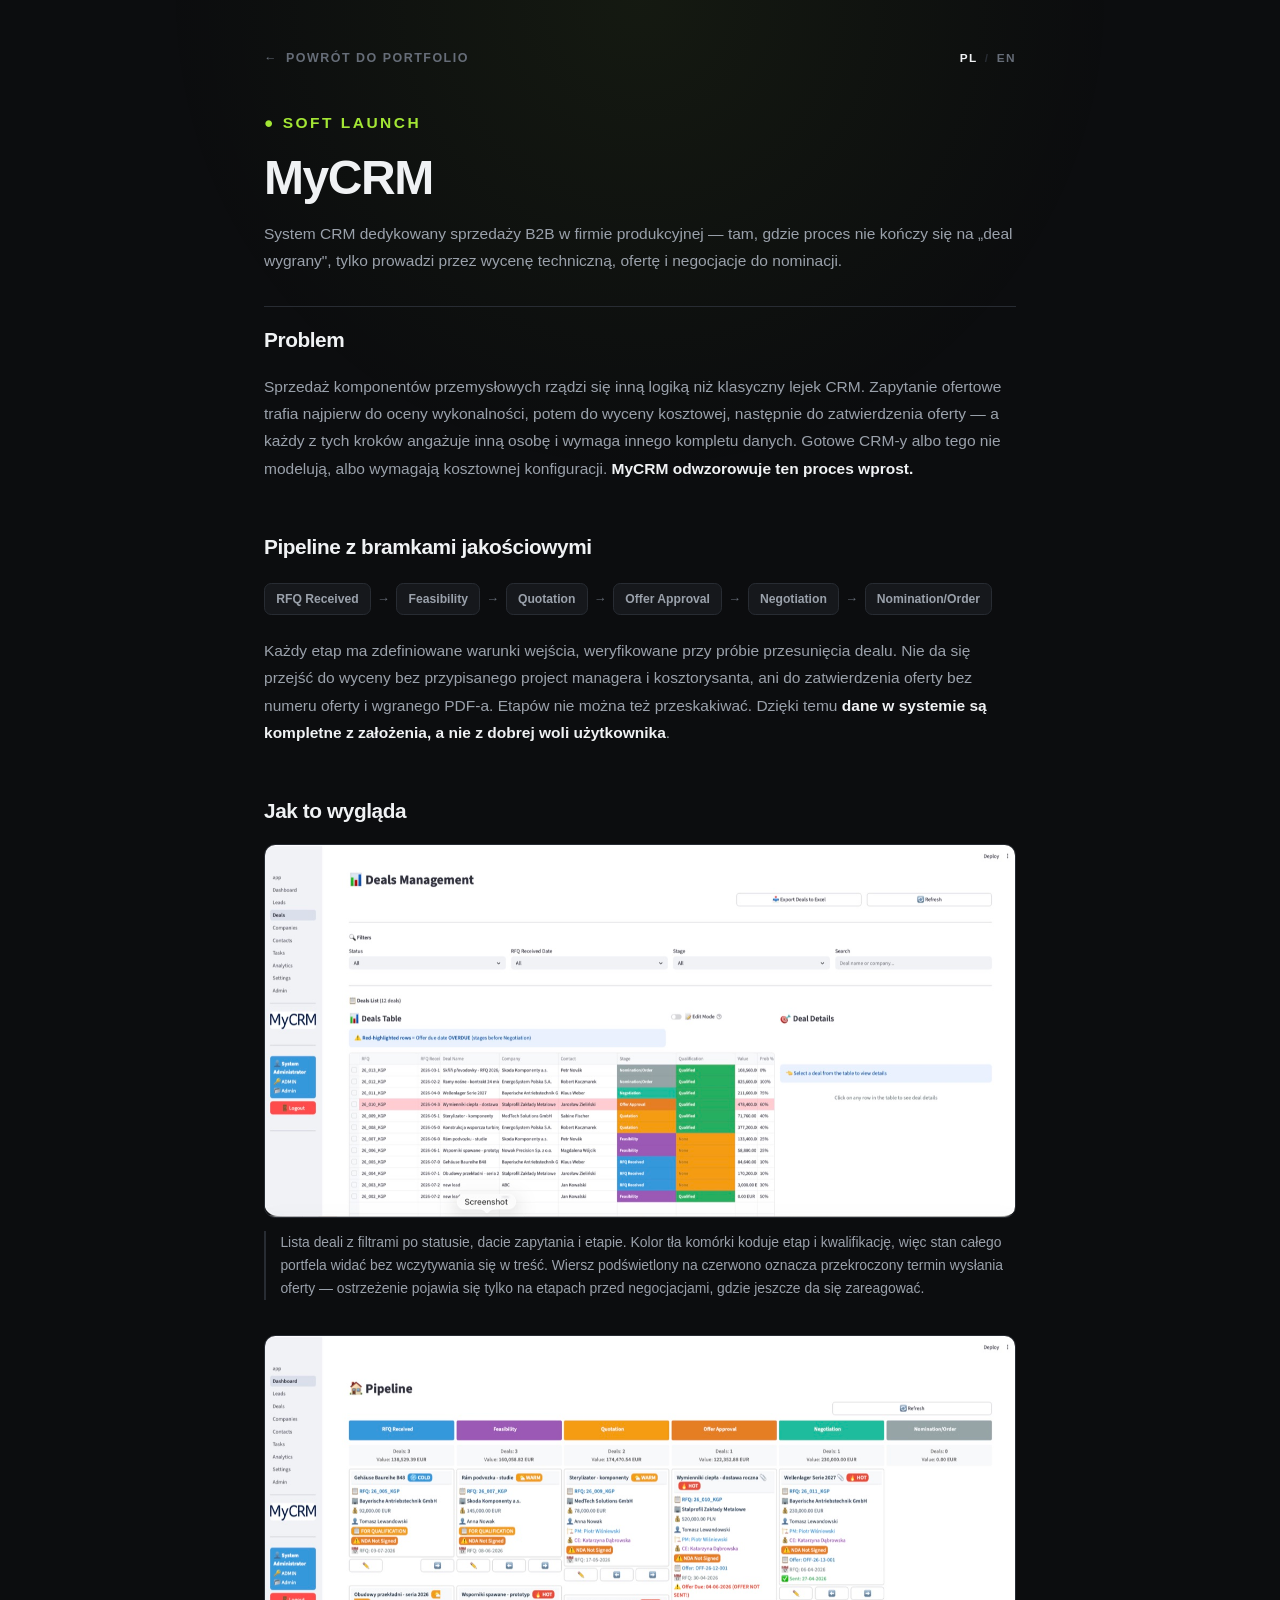
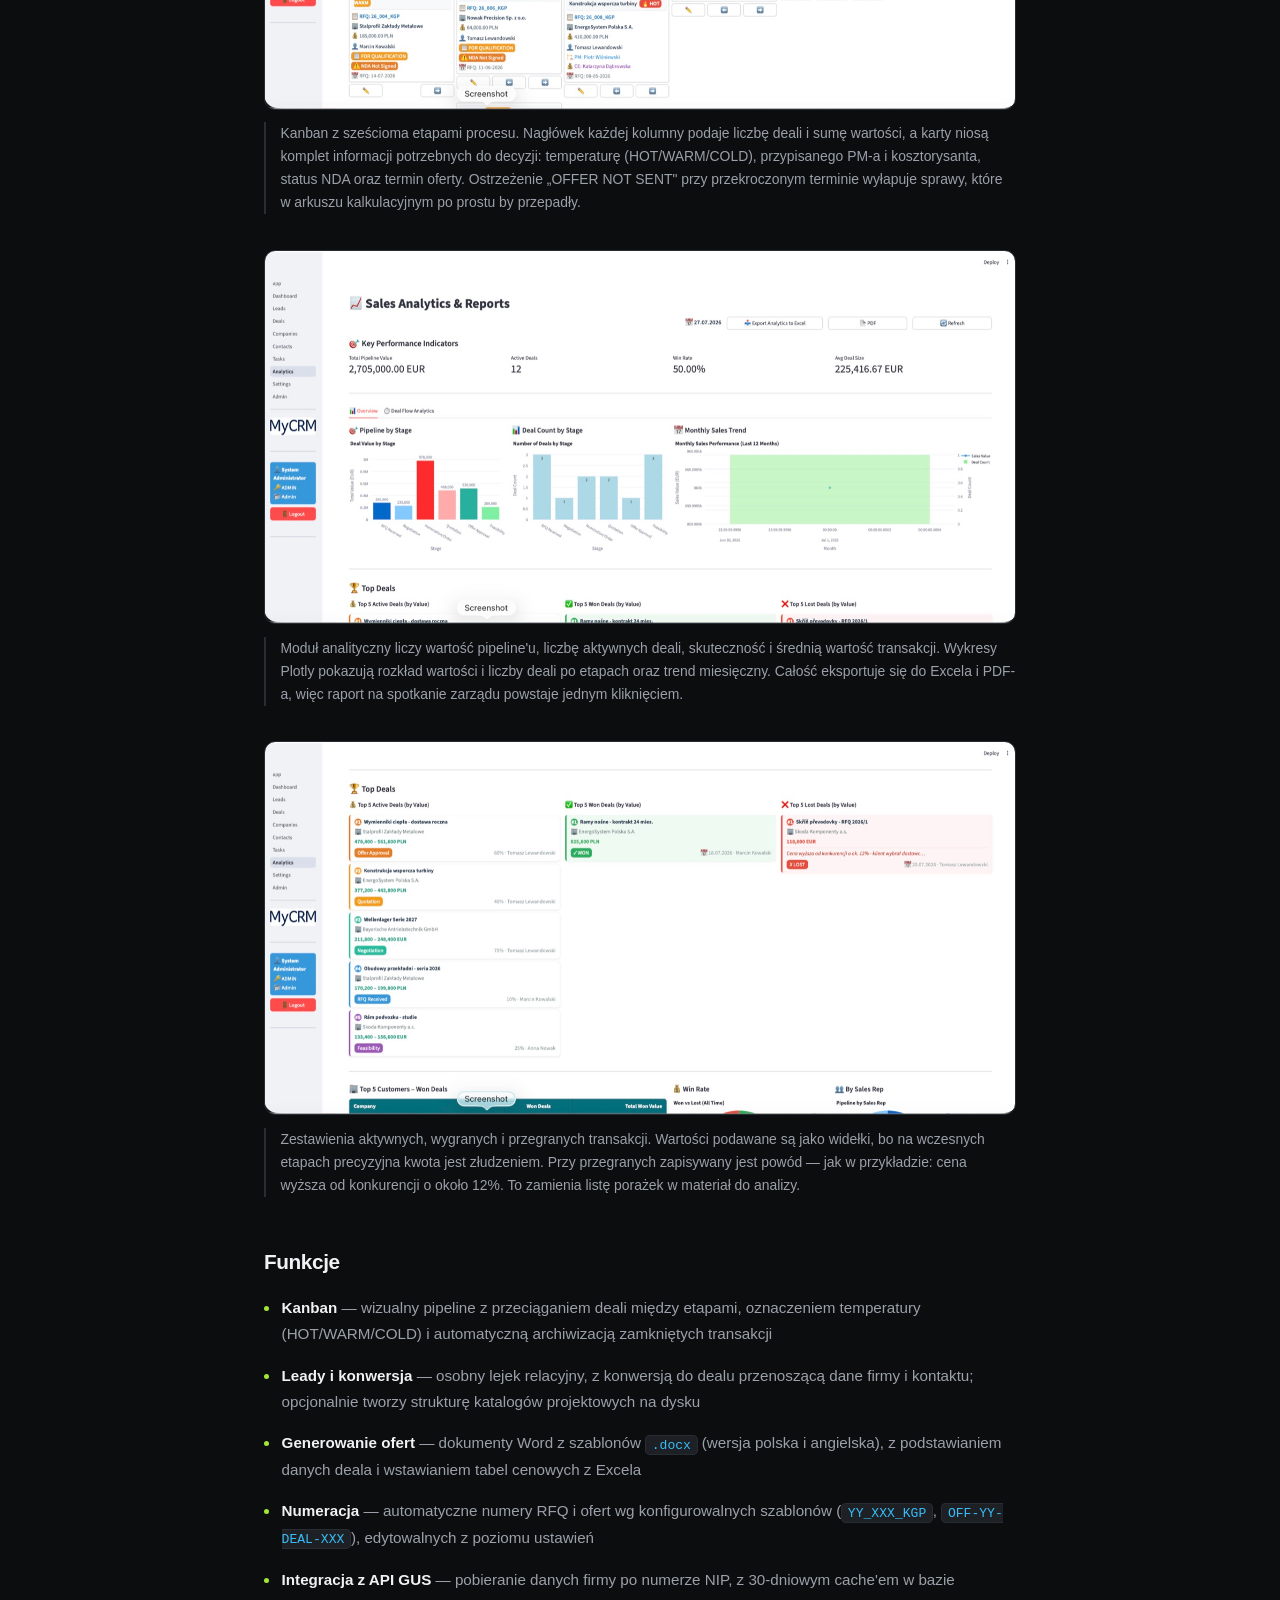
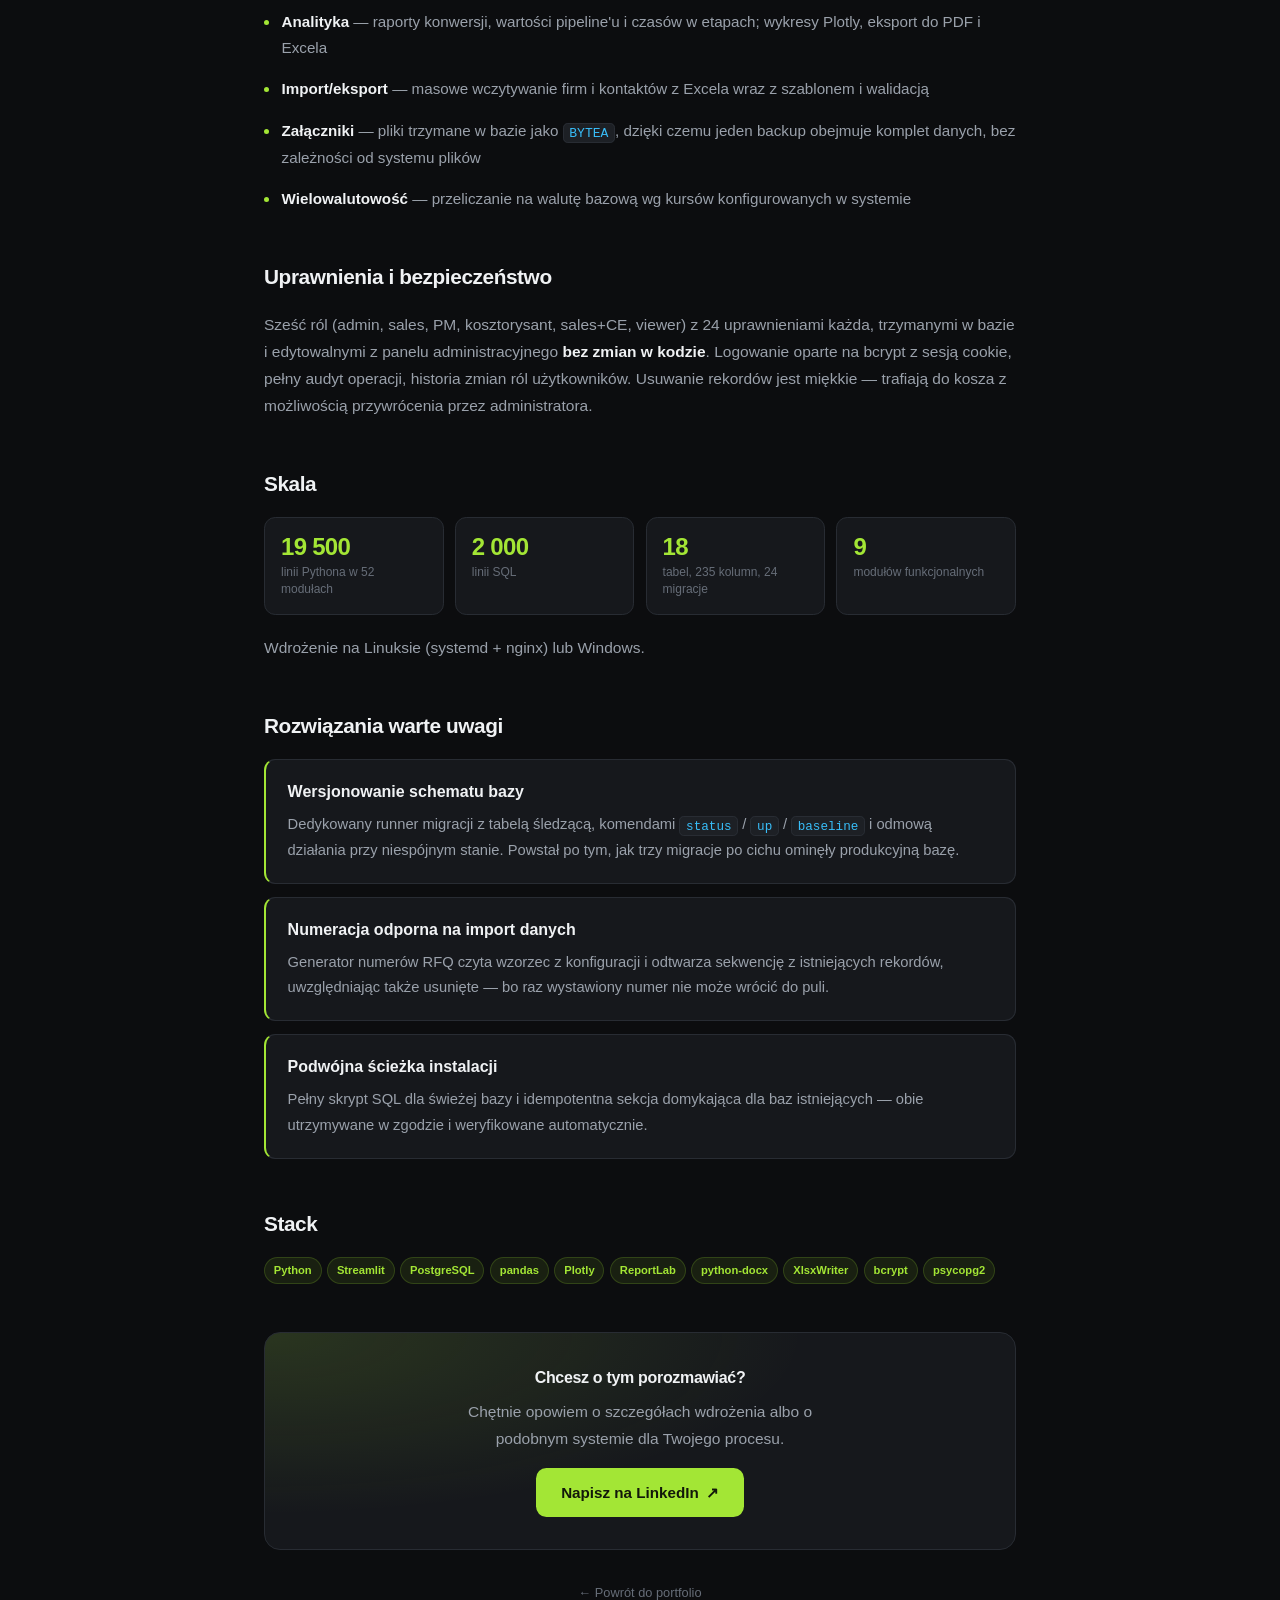
<file: projekty/mycrm/index.html>
<!DOCTYPE html>
<html lang="pl">
<head>
<meta charset="utf-8">
<meta name="viewport" content="width=device-width, initial-scale=1">
<title>MyCRM — CRM dla sprzedaży B2B w firmie produkcyjnej | Marcin Lichtarski</title>
<meta name="description" content="Dedykowany CRM w Pythonie i PostgreSQL, w fazie soft launch: pipeline z bramkami jakościowymi, generowanie ofert, integracja z API GUS, 19 500 linii kodu.">
<meta name="color-scheme" content="dark">

<meta property="og:title" content="MyCRM — CRM dla sprzedaży B2B w firmie produkcyjnej">
<meta property="og:description" content="Pipeline z bramkami jakościowymi, generowanie ofert z szablonów, integracja z API GUS. Python, Streamlit, PostgreSQL. Faza soft launch.">
<meta property="og:type" content="article">
<meta property="og:url" content="https://lichtus.github.io/projekty/mycrm/">
<meta property="og:locale" content="pl_PL">
<link rel="alternate" hreflang="pl" href="https://lichtus.github.io/projekty/mycrm/">
<link rel="alternate" hreflang="en" href="https://lichtus.github.io/en/projects/mycrm/">
<link rel="alternate" hreflang="x-default" href="https://lichtus.github.io/projekty/mycrm/">
<link rel="stylesheet" href="../../style.css">
</head>
<body>
<div id="spot"></div>

<article class="pp">

  <div class="pp-top">
    <a class="pp-back" href="../../"><span class="arr">←</span> Powrót do portfolio</a>
    <div class="lang">
      <span class="on">PL</span><span class="sep">/</span><a href="../../en/projects/mycrm/" hreflang="en">EN</a>
    </div>
  </div>

  <p class="pp-kicker">● Soft launch</p>
  <h1>MyCRM</h1>

  <p class="pp-lead">
    System CRM dedykowany sprzedaży B2B w firmie produkcyjnej — tam, gdzie proces
    nie kończy się na „deal wygrany", tylko prowadzi przez wycenę techniczną,
    ofertę i negocjacje do nominacji.
  </p>

  <!-- ==================== PROBLEM ==================== -->
  <section>
    <h2>Problem</h2>
    <p>
      Sprzedaż komponentów przemysłowych rządzi się inną logiką niż klasyczny lejek CRM.
      Zapytanie ofertowe trafia najpierw do oceny wykonalności, potem do wyceny kosztowej,
      następnie do zatwierdzenia oferty — a każdy z tych kroków angażuje inną osobę
      i wymaga innego kompletu danych. Gotowe CRM-y albo tego nie modelują, albo wymagają
      kosztownej konfiguracji. <strong>MyCRM odwzorowuje ten proces wprost.</strong>
    </p>
  </section>

  <!-- ==================== PIPELINE ==================== -->
  <section>
    <h2>Pipeline z bramkami jakościowymi</h2>

    <div class="pp-flow">
      <span>RFQ Received</span><i>→</i>
      <span>Feasibility</span><i>→</i>
      <span>Quotation</span><i>→</i>
      <span>Offer Approval</span><i>→</i>
      <span>Negotiation</span><i>→</i>
      <span>Nomination/Order</span>
    </div>

    <p>
      Każdy etap ma zdefiniowane warunki wejścia, weryfikowane przy próbie przesunięcia
      dealu. Nie da się przejść do wyceny bez przypisanego project managera i kosztorysanta,
      ani do zatwierdzenia oferty bez numeru oferty i wgranego PDF-a. Etapów nie można też
      przeskakiwać. Dzięki temu <strong>dane w systemie są kompletne z założenia,
      a nie z dobrej woli użytkownika</strong>.
    </p>
  </section>

  <!-- ==================== ZRZUTY EKRANU ==================== -->
  <section>
    <h2>Jak to wygląda</h2>

    <figure class="pp-shot">
      <img src="img/01-deals.jpg" width="1400" height="695" alt="Lista deali z filtrami, kolorowym oznaczeniem etapów i kwalifikacji" loading="lazy">
      <figcaption>
        Lista deali z filtrami po statusie, dacie zapytania i etapie. Kolor tła komórki
        koduje etap i kwalifikację, więc stan całego portfela widać bez wczytywania się
        w treść. Wiersz podświetlony na czerwono oznacza przekroczony termin wysłania
        oferty — ostrzeżenie pojawia się tylko na etapach przed negocjacjami, gdzie
        jeszcze da się zareagować.
      </figcaption>
    </figure>

    <figure class="pp-shot">
      <img src="img/02-pipeline.jpg" width="1400" height="695" alt="Widok Kanban: sześć kolumn etapów z licznikami i sumami wartości" loading="lazy">
      <figcaption>
        Kanban z sześcioma etapami procesu. Nagłówek każdej kolumny podaje liczbę deali
        i sumę wartości, a karty niosą komplet informacji potrzebnych do decyzji: temperaturę
        (HOT/WARM/COLD), przypisanego PM-a i kosztorysanta, status NDA oraz termin oferty.
        Ostrzeżenie „OFFER NOT SENT" przy przekroczonym terminie wyłapuje sprawy, które
        w arkuszu kalkulacyjnym po prostu by przepadły.
      </figcaption>
    </figure>

    <figure class="pp-shot">
      <img src="img/03-analytics.jpg" width="1400" height="695" alt="Panel analityczny: wskaźniki KPI oraz wykresy wartości i liczby deali wg etapów" loading="lazy">
      <figcaption>
        Moduł analityczny liczy wartość pipeline'u, liczbę aktywnych deali, skuteczność
        i średnią wartość transakcji. Wykresy Plotly pokazują rozkład wartości i liczby
        deali po etapach oraz trend miesięczny. Całość eksportuje się do Excela i PDF-a,
        więc raport na spotkanie zarządu powstaje jednym kliknięciem.
      </figcaption>
    </figure>

    <figure class="pp-shot">
      <img src="img/04-top-deals.jpg" width="1400" height="695" alt="Zestawienia najlepszych deali: aktywne, wygrane i przegrane" loading="lazy">
      <figcaption>
        Zestawienia aktywnych, wygranych i przegranych transakcji. Wartości podawane są
        jako widełki, bo na wczesnych etapach precyzyjna kwota jest złudzeniem.
        Przy przegranych zapisywany jest powód — jak w przykładzie: cena wyższa
        od konkurencji o około 12%. To zamienia listę porażek w materiał do analizy.
      </figcaption>
    </figure>
  </section>

  <!-- ==================== FUNKCJE ==================== -->
  <section>
    <h2>Funkcje</h2>
    <ul class="pp-list">
      <li><b>Kanban</b> — wizualny pipeline z przeciąganiem deali między etapami, oznaczeniem temperatury (HOT/WARM/COLD) i automatyczną archiwizacją zamkniętych transakcji</li>
      <li><b>Leady i konwersja</b> — osobny lejek relacyjny, z konwersją do dealu przenoszącą dane firmy i kontaktu; opcjonalnie tworzy strukturę katalogów projektowych na dysku</li>
      <li><b>Generowanie ofert</b> — dokumenty Word z szablonów <code>.docx</code> (wersja polska i angielska), z podstawianiem danych deala i wstawianiem tabel cenowych z Excela</li>
      <li><b>Numeracja</b> — automatyczne numery RFQ i ofert wg konfigurowalnych szablonów (<code>YY_XXX_KGP</code>, <code>OFF-YY-DEAL-XXX</code>), edytowalnych z poziomu ustawień</li>
      <li><b>Integracja z API GUS</b> — pobieranie danych firmy po numerze NIP, z 30-dniowym cache'em w bazie</li>
      <li><b>Analityka</b> — raporty konwersji, wartości pipeline'u i czasów w etapach; wykresy Plotly, eksport do PDF i Excela</li>
      <li><b>Import/eksport</b> — masowe wczytywanie firm i kontaktów z Excela wraz z szablonem i walidacją</li>
      <li><b>Załączniki</b> — pliki trzymane w bazie jako <code>BYTEA</code>, dzięki czemu jeden backup obejmuje komplet danych, bez zależności od systemu plików</li>
      <li><b>Wielowalutowość</b> — przeliczanie na walutę bazową wg kursów konfigurowanych w systemie</li>
    </ul>
  </section>

  <!-- ==================== UPRAWNIENIA ==================== -->
  <section>
    <h2>Uprawnienia i bezpieczeństwo</h2>
    <p>
      Sześć ról (admin, sales, PM, kosztorysant, sales+CE, viewer) z 24 uprawnieniami każda,
      trzymanymi w bazie i edytowalnymi z panelu administracyjnego <strong>bez zmian
      w kodzie</strong>. Logowanie oparte na bcrypt z sesją cookie, pełny audyt operacji,
      historia zmian ról użytkowników. Usuwanie rekordów jest miękkie — trafiają do kosza
      z możliwością przywrócenia przez administratora.
    </p>
  </section>

  <!-- ==================== SKALA ==================== -->
  <section>
    <h2>Skala</h2>
    <div class="pp-stats">
      <div class="pp-stat">
        <div class="n">19 500</div>
        <div class="l">linii Pythona w 52 modułach</div>
      </div>
      <div class="pp-stat">
        <div class="n">2 000</div>
        <div class="l">linii SQL</div>
      </div>
      <div class="pp-stat">
        <div class="n">18</div>
        <div class="l">tabel, 235 kolumn, 24 migracje</div>
      </div>
      <div class="pp-stat">
        <div class="n">9</div>
        <div class="l">modułów funkcjonalnych</div>
      </div>
    </div>
    <p style="margin-top:1.2rem">
      Wdrożenie na Linuksie (systemd + nginx) lub Windows.
    </p>
  </section>

  <!-- ==================== ROZWIĄZANIA ==================== -->
  <section>
    <h2>Rozwiązania warte uwagi</h2>

    <div class="pp-card">
      <h3>Wersjonowanie schematu bazy</h3>
      <p>
        Dedykowany runner migracji z tabelą śledzącą, komendami <code>status</code> /
        <code>up</code> / <code>baseline</code> i odmową działania przy niespójnym stanie.
        Powstał po tym, jak trzy migracje po cichu ominęły produkcyjną bazę.
      </p>
    </div>

    <div class="pp-card">
      <h3>Numeracja odporna na import danych</h3>
      <p>
        Generator numerów RFQ czyta wzorzec z konfiguracji i odtwarza sekwencję
        z istniejących rekordów, uwzględniając także usunięte — bo raz wystawiony numer
        nie może wrócić do puli.
      </p>
    </div>

    <div class="pp-card">
      <h3>Podwójna ścieżka instalacji</h3>
      <p>
        Pełny skrypt SQL dla świeżej bazy i idempotentna sekcja domykająca dla baz
        istniejących — obie utrzymywane w zgodzie i weryfikowane automatycznie.
      </p>
    </div>
  </section>

  <!-- ==================== STACK ==================== -->
  <section>
    <h2>Stack</h2>
    <div class="chips">
      <span class="chip">Python</span><span class="chip">Streamlit</span>
      <span class="chip">PostgreSQL</span><span class="chip">pandas</span>
      <span class="chip">Plotly</span><span class="chip">ReportLab</span>
      <span class="chip">python-docx</span><span class="chip">XlsxWriter</span>
      <span class="chip">bcrypt</span><span class="chip">psycopg2</span>
    </div>
  </section>

  <!-- ==================== KONTAKT ==================== -->
  <section>
    <div class="cta">
      <h3>Chcesz o tym porozmawiać?</h3>
      <p>Chętnie opowiem o szczegółach wdrożenia albo o podobnym systemie dla Twojego procesu.</p>
      <a class="cta-btn" href="https://www.linkedin.com/in/marcin-lichtarski/" target="_blank" rel="noopener noreferrer">
        Napisz na LinkedIn <span class="out">↗</span>
      </a>
    </div>
    <footer style="margin-top:2rem">
      <a href="../../">← Powrót do portfolio</a>
    </footer>
  </section>

</article>

<script src="../../script.js"></script>
</body>
</html>
</file>
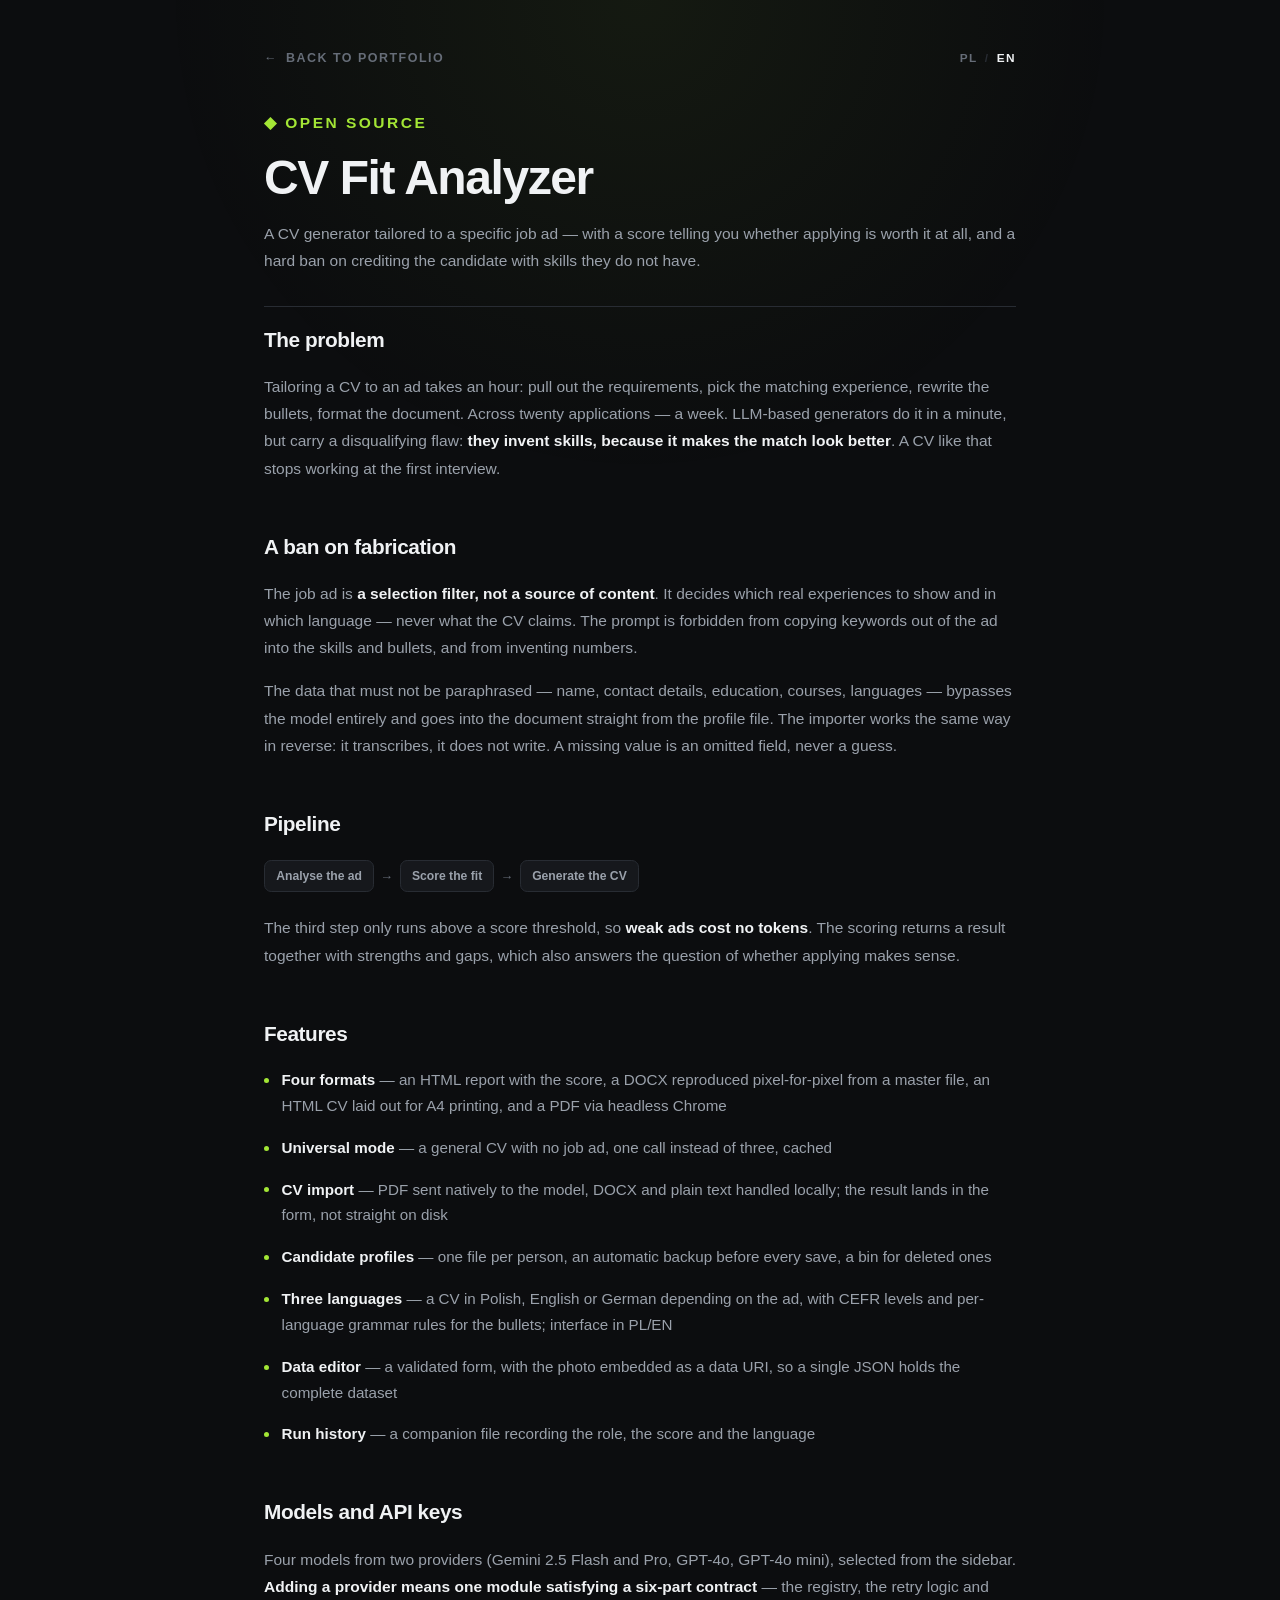
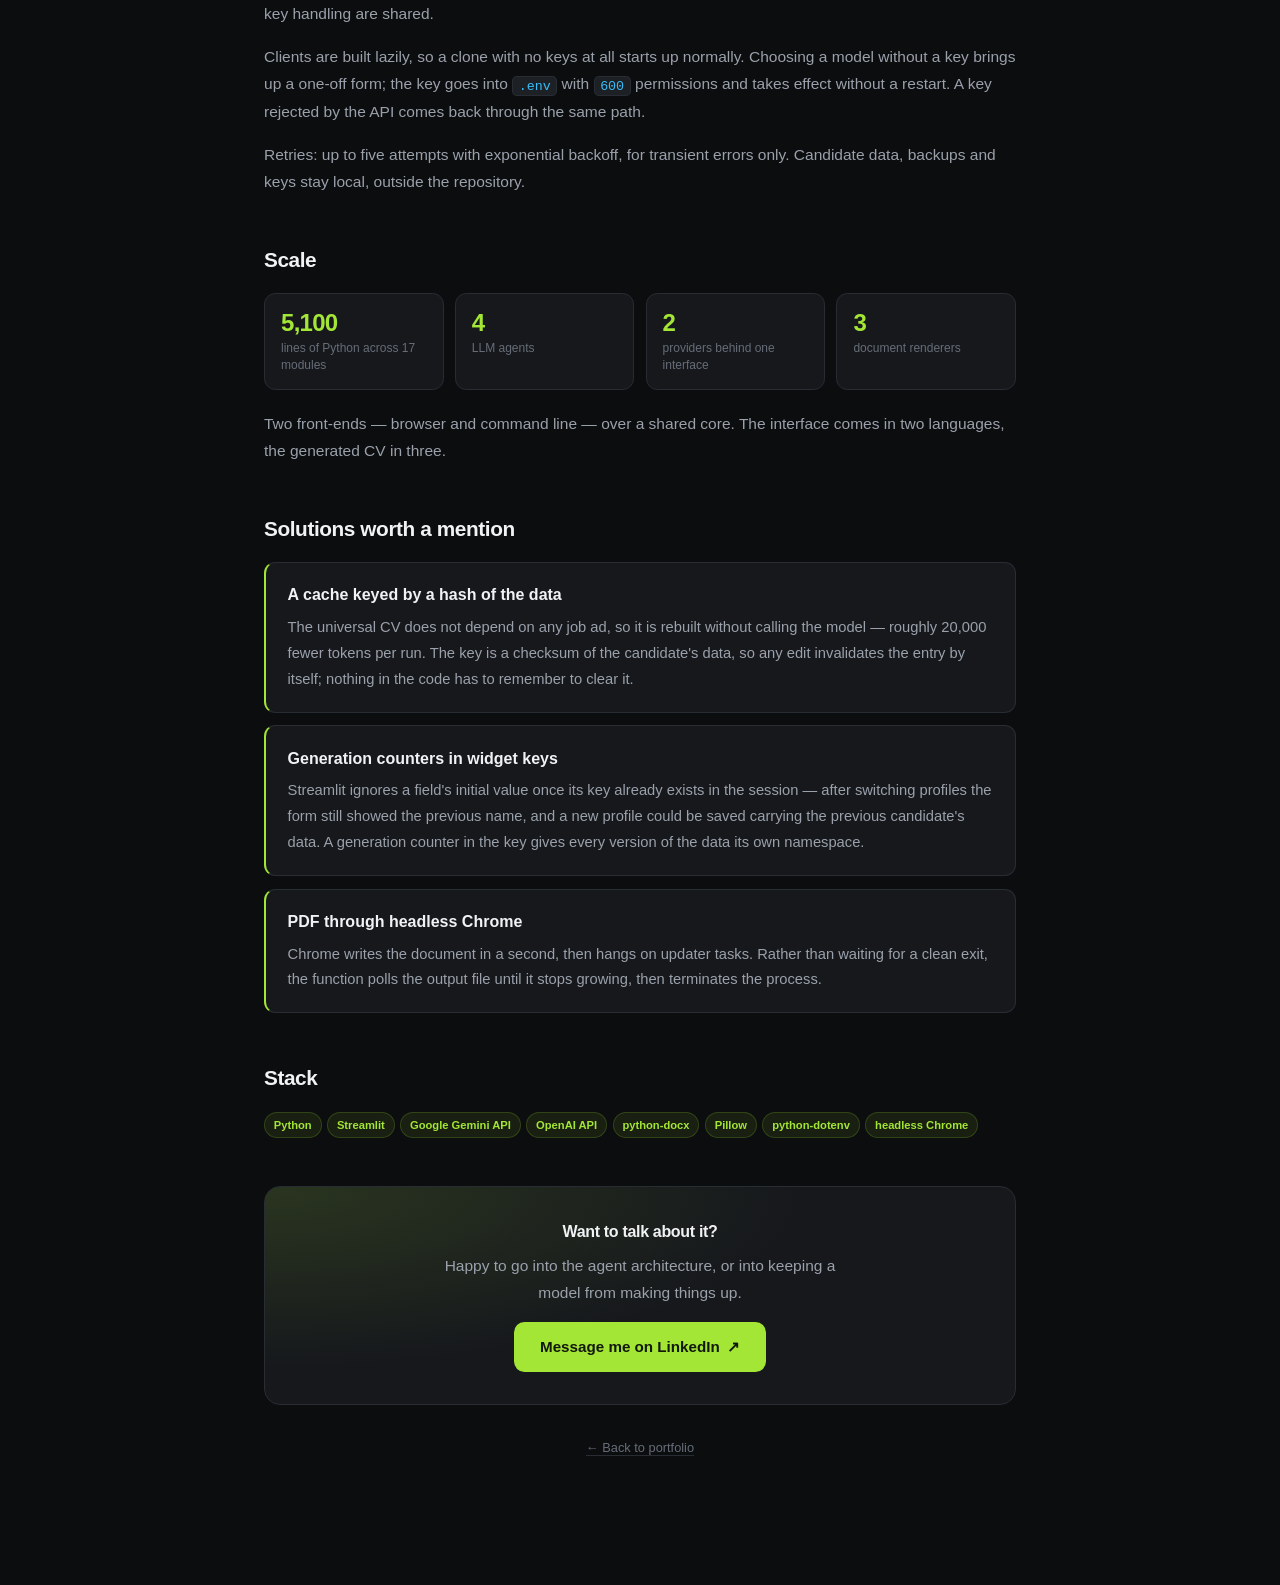
<file: en/projects/cv-fit-analyzer/index.html>
<!DOCTYPE html>
<html lang="en">
<head>
<meta charset="utf-8">
<meta name="viewport" content="width=device-width, initial-scale=1">
<title>CV Fit Analyzer — a CV generator tailored to a job ad | Marcin Lichtarski</title>
<meta name="description" content="A CV generator tailored to a specific job ad, with a fit score that tells you whether applying is worth it, and a hard ban on inventing skills. Python, Streamlit, Gemini and OpenAI.">
<meta name="color-scheme" content="dark">

<meta property="og:title" content="CV Fit Analyzer — a CV generator tailored to a job ad">
<meta property="og:description" content="Fit scoring before generation, a ban on fabrication, four output formats, two LLM providers behind one interface.">
<meta property="og:type" content="article">
<meta property="og:url" content="https://lichtus.github.io/en/projects/cv-fit-analyzer/">
<meta property="og:locale" content="en_GB">
<link rel="alternate" hreflang="pl" href="https://lichtus.github.io/projekty/cv-fit-analyzer/">
<link rel="alternate" hreflang="en" href="https://lichtus.github.io/en/projects/cv-fit-analyzer/">
<link rel="alternate" hreflang="x-default" href="https://lichtus.github.io/projekty/cv-fit-analyzer/">
<link rel="stylesheet" href="../../../style.css">
</head>
<body>
<div id="spot"></div>

<article class="pp">

  <div class="pp-top">
    <a class="pp-back" href="../../"><span class="arr">←</span> Back to portfolio</a>
    <div class="lang">
      <a href="../../../projekty/cv-fit-analyzer/" hreflang="pl">PL</a><span class="sep">/</span><span class="on">EN</span>
    </div>
  </div>

  <p class="pp-kicker">◆ Open source</p>
  <h1>CV Fit Analyzer</h1>

  <p class="pp-lead">
    A CV generator tailored to a specific job ad — with a score telling you whether
    applying is worth it at all, and a hard ban on crediting the candidate with skills
    they do not have.
  </p>

  <!-- ==================== PROBLEM ==================== -->
  <section>
    <h2>The problem</h2>
    <p>
      Tailoring a CV to an ad takes an hour: pull out the requirements, pick the matching
      experience, rewrite the bullets, format the document. Across twenty applications —
      a week. LLM-based generators do it in a minute, but carry a disqualifying flaw:
      <strong>they invent skills, because it makes the match look better</strong>.
      A CV like that stops working at the first interview.
    </p>
  </section>

  <!-- ==================== NO FABRICATION ==================== -->
  <section>
    <h2>A ban on fabrication</h2>
    <p>
      The job ad is <strong>a selection filter, not a source of content</strong>. It decides
      which real experiences to show and in which language — never what the CV claims.
      The prompt is forbidden from copying keywords out of the ad into the skills and
      bullets, and from inventing numbers.
    </p>
    <p>
      The data that must not be paraphrased — name, contact details, education, courses,
      languages — bypasses the model entirely and goes into the document straight from
      the profile file. The importer works the same way in reverse: it transcribes, it does
      not write. A missing value is an omitted field, never a guess.
    </p>
  </section>

  <!-- ==================== PIPELINE ==================== -->
  <section>
    <h2>Pipeline</h2>
    <div class="pp-flow">
      <span>Analyse the ad</span><i>→</i>
      <span>Score the fit</span><i>→</i>
      <span>Generate the CV</span>
    </div>
    <p>
      The third step only runs above a score threshold, so <strong>weak ads cost no
      tokens</strong>. The scoring returns a result together with strengths and gaps,
      which also answers the question of whether applying makes sense.
    </p>
  </section>

  <!-- ==================== FEATURES ==================== -->
  <section>
    <h2>Features</h2>
    <ul class="pp-list">
      <li><b>Four formats</b> — an HTML report with the score, a DOCX reproduced pixel-for-pixel from a master file, an HTML CV laid out for A4 printing, and a PDF via headless Chrome</li>
      <li><b>Universal mode</b> — a general CV with no job ad, one call instead of three, cached</li>
      <li><b>CV import</b> — PDF sent natively to the model, DOCX and plain text handled locally; the result lands in the form, not straight on disk</li>
      <li><b>Candidate profiles</b> — one file per person, an automatic backup before every save, a bin for deleted ones</li>
      <li><b>Three languages</b> — a CV in Polish, English or German depending on the ad, with CEFR levels and per-language grammar rules for the bullets; interface in PL/EN</li>
      <li><b>Data editor</b> — a validated form, with the photo embedded as a data URI, so a single JSON holds the complete dataset</li>
      <li><b>Run history</b> — a companion file recording the role, the score and the language</li>
    </ul>
  </section>

  <!-- ==================== MODELS AND KEYS ==================== -->
  <section>
    <h2>Models and API keys</h2>
    <p>
      Four models from two providers (Gemini 2.5 Flash and Pro, GPT-4o, GPT-4o mini),
      selected from the sidebar. <strong>Adding a provider means one module satisfying
      a six-part contract</strong> — the registry, the retry logic and key handling are shared.
    </p>
    <p>
      Clients are built lazily, so a clone with no keys at all starts up normally.
      Choosing a model without a key brings up a one-off form; the key goes into
      <code>.env</code> with <code>600</code> permissions and takes effect without
      a restart. A key rejected by the API comes back through the same path.
    </p>
    <p>
      Retries: up to five attempts with exponential backoff, for transient errors only.
      Candidate data, backups and keys stay local, outside the repository.
    </p>
  </section>

  <!-- ==================== SCALE ==================== -->
  <section>
    <h2>Scale</h2>
    <div class="pp-stats">
      <div class="pp-stat">
        <div class="n">5,100</div>
        <div class="l">lines of Python across 17 modules</div>
      </div>
      <div class="pp-stat">
        <div class="n">4</div>
        <div class="l">LLM agents</div>
      </div>
      <div class="pp-stat">
        <div class="n">2</div>
        <div class="l">providers behind one interface</div>
      </div>
      <div class="pp-stat">
        <div class="n">3</div>
        <div class="l">document renderers</div>
      </div>
    </div>
    <p style="margin-top:1.2rem">
      Two front-ends — browser and command line — over a shared core.
      The interface comes in two languages, the generated CV in three.
    </p>
  </section>

  <!-- ==================== NOTABLE SOLUTIONS ==================== -->
  <section>
    <h2>Solutions worth a mention</h2>

    <div class="pp-card">
      <h3>A cache keyed by a hash of the data</h3>
      <p>
        The universal CV does not depend on any job ad, so it is rebuilt without calling
        the model — roughly 20,000 fewer tokens per run. The key is a checksum of the
        candidate's data, so any edit invalidates the entry by itself; nothing in the code
        has to remember to clear it.
      </p>
    </div>

    <div class="pp-card">
      <h3>Generation counters in widget keys</h3>
      <p>
        Streamlit ignores a field's initial value once its key already exists in the session —
        after switching profiles the form still showed the previous name, and a new profile
        could be saved carrying the previous candidate's data. A generation counter in the
        key gives every version of the data its own namespace.
      </p>
    </div>

    <div class="pp-card">
      <h3>PDF through headless Chrome</h3>
      <p>
        Chrome writes the document in a second, then hangs on updater tasks. Rather than
        waiting for a clean exit, the function polls the output file until it stops growing,
        then terminates the process.
      </p>
    </div>
  </section>

  <!-- ==================== STACK ==================== -->
  <section>
    <h2>Stack</h2>
    <div class="chips">
      <span class="chip">Python</span><span class="chip">Streamlit</span>
      <span class="chip">Google Gemini API</span><span class="chip">OpenAI API</span>
      <span class="chip">python-docx</span><span class="chip">Pillow</span>
      <span class="chip">python-dotenv</span><span class="chip">headless Chrome</span>
    </div>
  </section>

  <!-- ==================== CONTACT ==================== -->
  <section>
    <div class="cta">
      <h3>Want to talk about it?</h3>
      <p>Happy to go into the agent architecture, or into keeping a model from making things up.</p>
      <a class="cta-btn" href="https://www.linkedin.com/in/marcin-lichtarski/" target="_blank" rel="noopener noreferrer">
        Message me on LinkedIn <span class="out">↗</span>
      </a>
    </div>
    <footer style="margin-top:2rem">
      <a href="../../">← Back to portfolio</a>
    </footer>
  </section>

</article>

<script src="../../../script.js"></script>
</body>
</html>
</file>
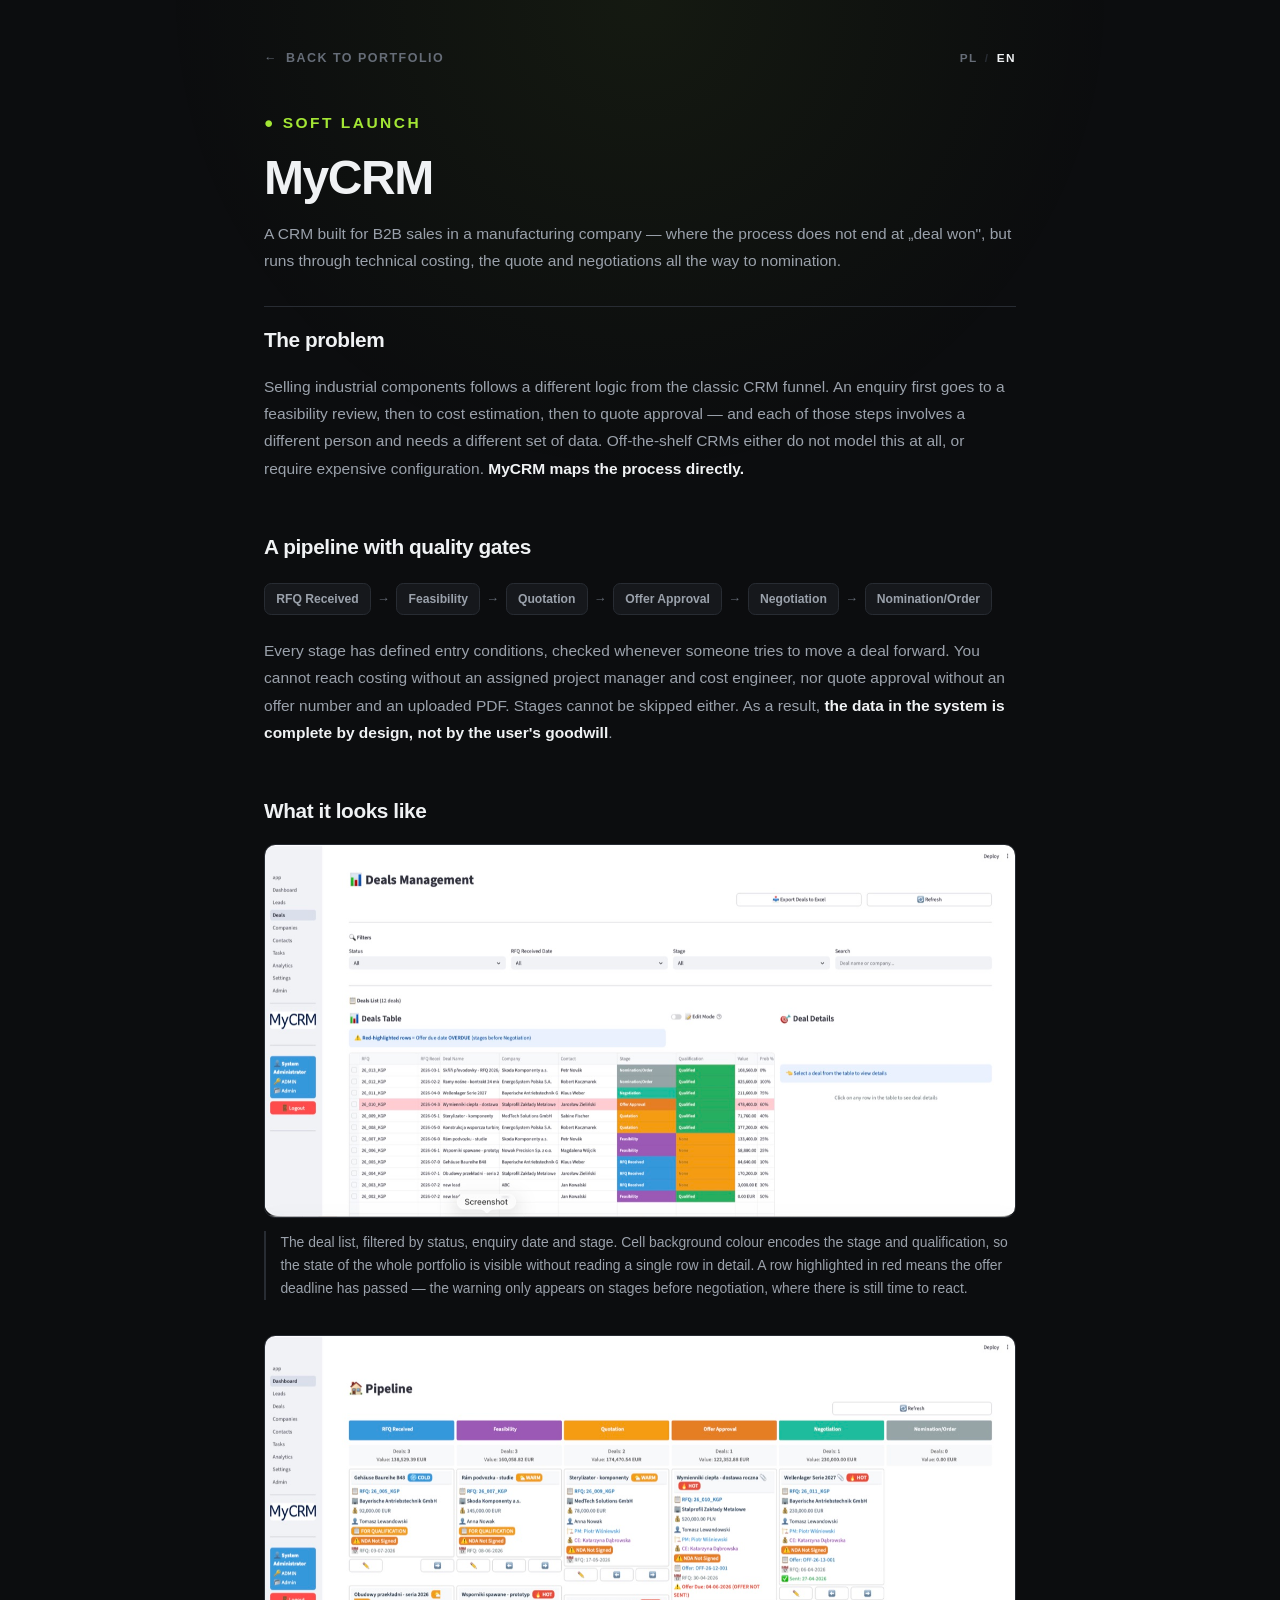
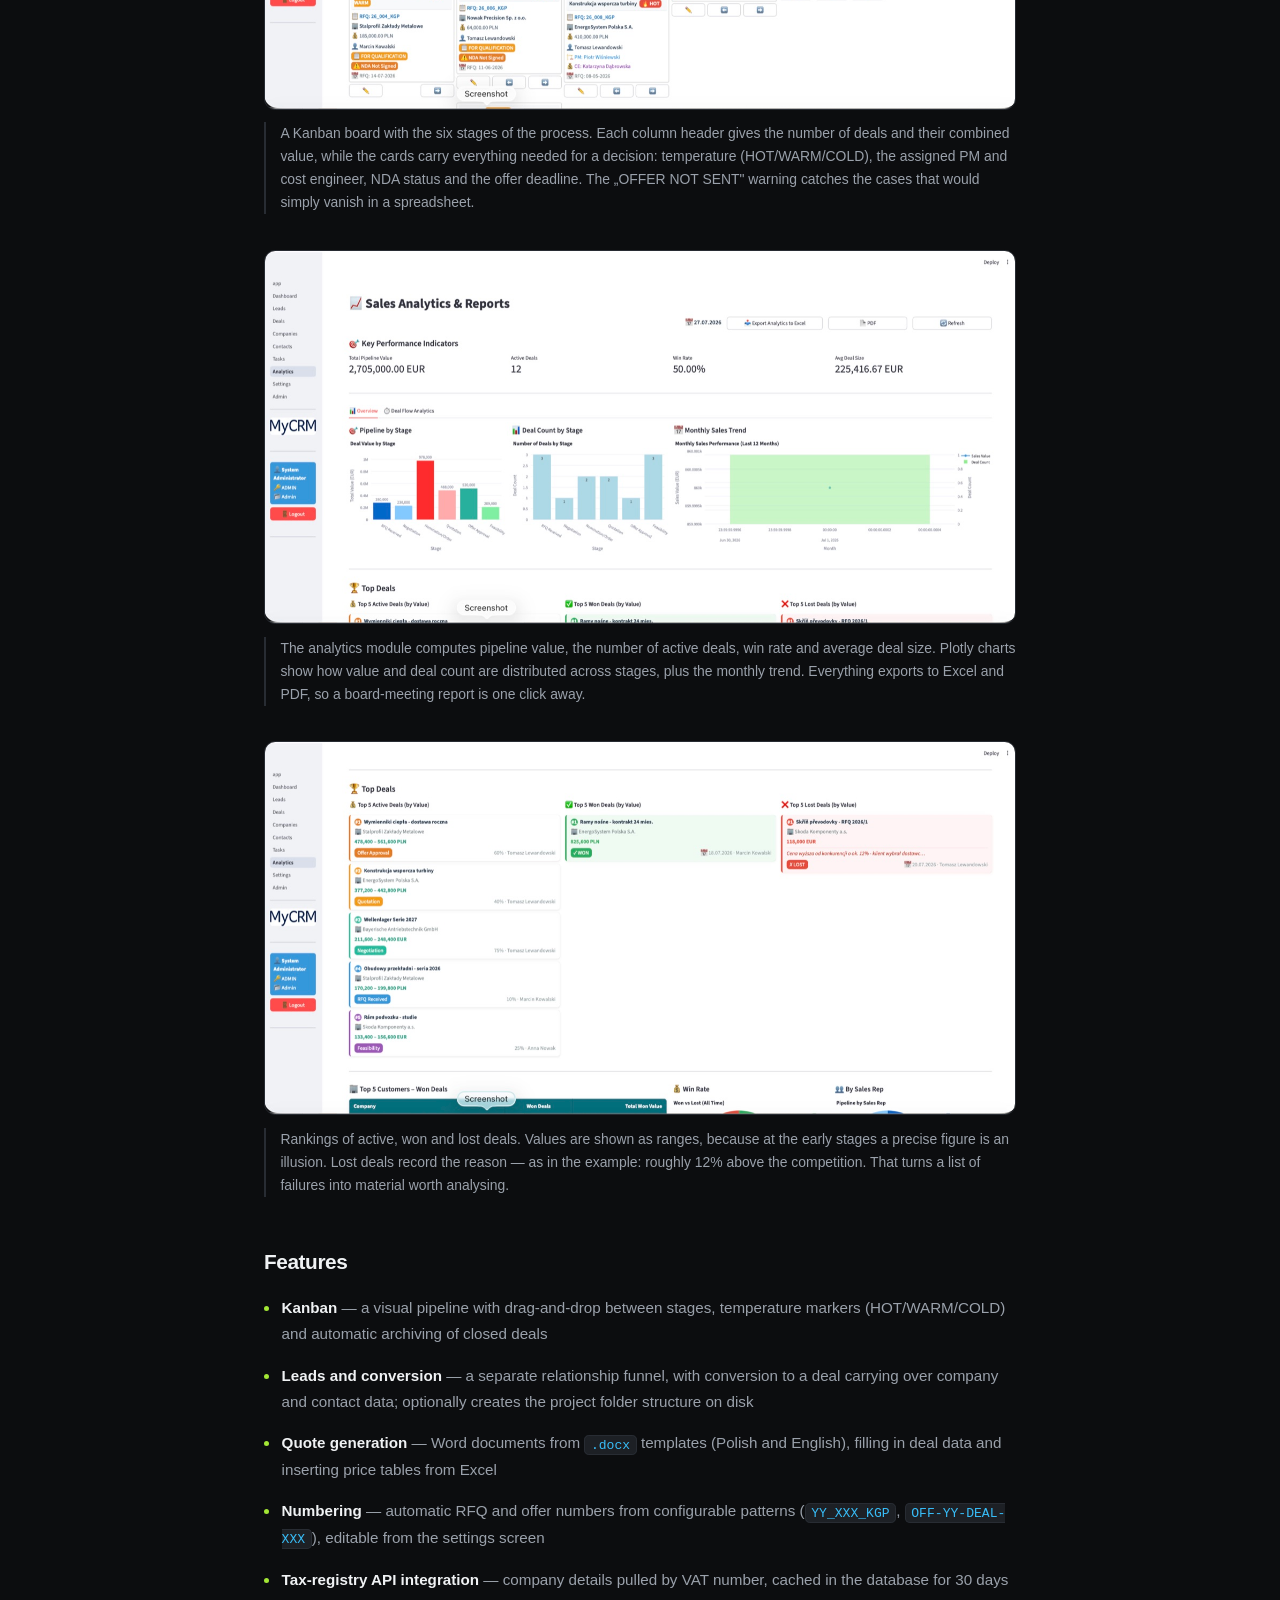
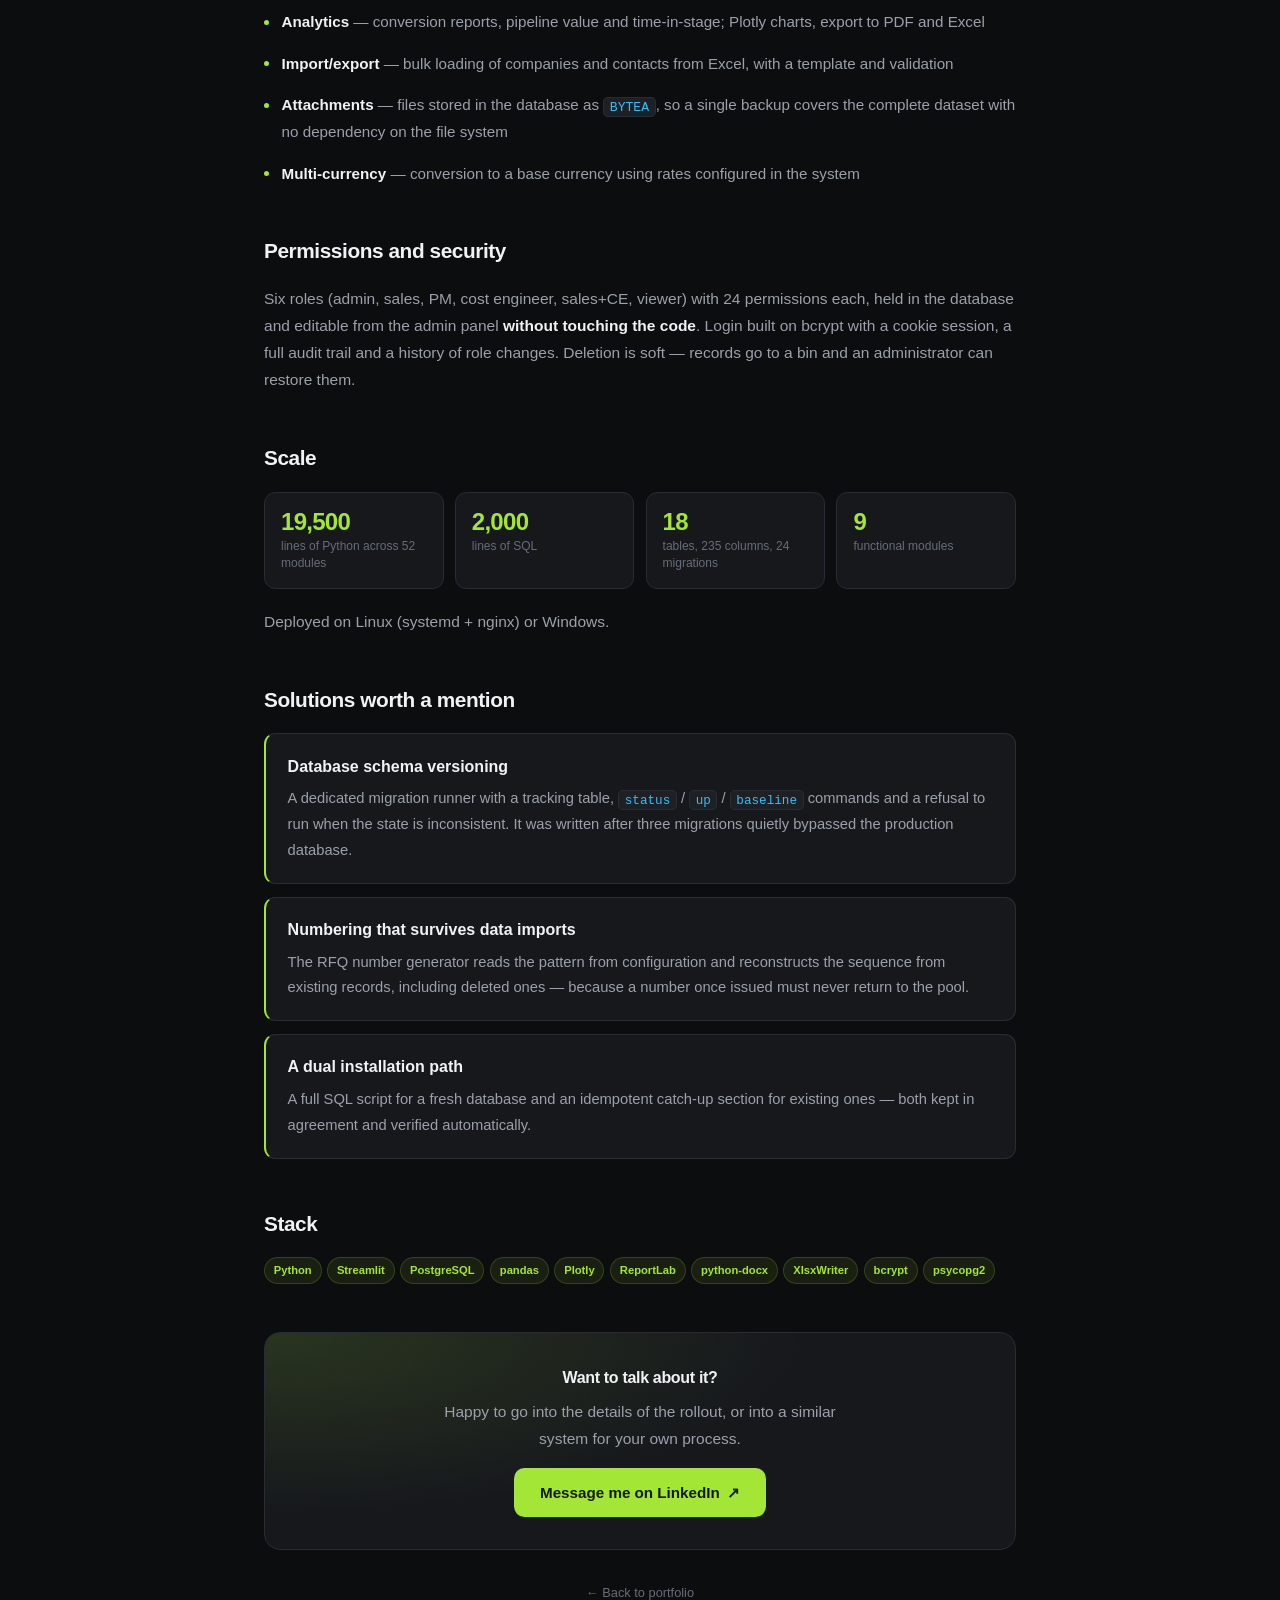
<file: en/projects/mycrm/index.html>
<!DOCTYPE html>
<html lang="en">
<head>
<meta charset="utf-8">
<meta name="viewport" content="width=device-width, initial-scale=1">
<title>MyCRM — a CRM for B2B sales in manufacturing | Marcin Lichtarski</title>
<meta name="description" content="A bespoke CRM in Python and PostgreSQL, in soft launch: a pipeline with quality gates, quote generation, tax-registry API integration, 19,500 lines of code.">
<meta name="color-scheme" content="dark">

<meta property="og:title" content="MyCRM — a CRM for B2B sales in manufacturing">
<meta property="og:description" content="A pipeline with quality gates, quote generation from templates, tax-registry API integration. Python, Streamlit, PostgreSQL. Soft launch.">
<meta property="og:type" content="article">
<meta property="og:url" content="https://lichtus.github.io/en/projects/mycrm/">
<meta property="og:locale" content="en_GB">
<link rel="alternate" hreflang="pl" href="https://lichtus.github.io/projekty/mycrm/">
<link rel="alternate" hreflang="en" href="https://lichtus.github.io/en/projects/mycrm/">
<link rel="alternate" hreflang="x-default" href="https://lichtus.github.io/projekty/mycrm/">
<link rel="stylesheet" href="../../../style.css">
</head>
<body>
<div id="spot"></div>

<article class="pp">

  <div class="pp-top">
    <a class="pp-back" href="../../"><span class="arr">←</span> Back to portfolio</a>
    <div class="lang">
      <a href="../../../projekty/mycrm/" hreflang="pl">PL</a><span class="sep">/</span><span class="on">EN</span>
    </div>
  </div>

  <p class="pp-kicker">● Soft launch</p>
  <h1>MyCRM</h1>

  <p class="pp-lead">
    A CRM built for B2B sales in a manufacturing company — where the process does not
    end at „deal won", but runs through technical costing, the quote and negotiations
    all the way to nomination.
  </p>

  <!-- ==================== PROBLEM ==================== -->
  <section>
    <h2>The problem</h2>
    <p>
      Selling industrial components follows a different logic from the classic CRM funnel.
      An enquiry first goes to a feasibility review, then to cost estimation, then to
      quote approval — and each of those steps involves a different person and needs
      a different set of data. Off-the-shelf CRMs either do not model this at all, or
      require expensive configuration. <strong>MyCRM maps the process directly.</strong>
    </p>
  </section>

  <!-- ==================== PIPELINE ==================== -->
  <section>
    <h2>A pipeline with quality gates</h2>

    <div class="pp-flow">
      <span>RFQ Received</span><i>→</i>
      <span>Feasibility</span><i>→</i>
      <span>Quotation</span><i>→</i>
      <span>Offer Approval</span><i>→</i>
      <span>Negotiation</span><i>→</i>
      <span>Nomination/Order</span>
    </div>

    <p>
      Every stage has defined entry conditions, checked whenever someone tries to move
      a deal forward. You cannot reach costing without an assigned project manager and
      cost engineer, nor quote approval without an offer number and an uploaded PDF.
      Stages cannot be skipped either. As a result, <strong>the data in the system is
      complete by design, not by the user's goodwill</strong>.
    </p>
  </section>

  <!-- ==================== SCREENSHOTS ==================== -->
  <section>
    <h2>What it looks like</h2>

    <figure class="pp-shot">
      <img src="../../../projekty/mycrm/img/01-deals.jpg" width="1400" height="695" alt="Deal list with filters and colour-coded stages and qualification" loading="lazy">
      <figcaption>
        The deal list, filtered by status, enquiry date and stage. Cell background colour
        encodes the stage and qualification, so the state of the whole portfolio is visible
        without reading a single row in detail. A row highlighted in red means the offer
        deadline has passed — the warning only appears on stages before negotiation,
        where there is still time to react.
      </figcaption>
    </figure>

    <figure class="pp-shot">
      <img src="../../../projekty/mycrm/img/02-pipeline.jpg" width="1400" height="695" alt="Kanban view: six stage columns with deal counts and total values" loading="lazy">
      <figcaption>
        A Kanban board with the six stages of the process. Each column header gives the
        number of deals and their combined value, while the cards carry everything needed
        for a decision: temperature (HOT/WARM/COLD), the assigned PM and cost engineer,
        NDA status and the offer deadline. The „OFFER NOT SENT" warning catches the cases
        that would simply vanish in a spreadsheet.
      </figcaption>
    </figure>

    <figure class="pp-shot">
      <img src="../../../projekty/mycrm/img/03-analytics.jpg" width="1400" height="695" alt="Analytics panel: KPIs and charts of deal value and count by stage" loading="lazy">
      <figcaption>
        The analytics module computes pipeline value, the number of active deals, win rate
        and average deal size. Plotly charts show how value and deal count are distributed
        across stages, plus the monthly trend. Everything exports to Excel and PDF, so
        a board-meeting report is one click away.
      </figcaption>
    </figure>

    <figure class="pp-shot">
      <img src="../../../projekty/mycrm/img/04-top-deals.jpg" width="1400" height="695" alt="Top deals: active, won and lost" loading="lazy">
      <figcaption>
        Rankings of active, won and lost deals. Values are shown as ranges, because at the
        early stages a precise figure is an illusion. Lost deals record the reason — as in
        the example: roughly 12% above the competition. That turns a list of failures into
        material worth analysing.
      </figcaption>
    </figure>
  </section>

  <!-- ==================== FEATURES ==================== -->
  <section>
    <h2>Features</h2>
    <ul class="pp-list">
      <li><b>Kanban</b> — a visual pipeline with drag-and-drop between stages, temperature markers (HOT/WARM/COLD) and automatic archiving of closed deals</li>
      <li><b>Leads and conversion</b> — a separate relationship funnel, with conversion to a deal carrying over company and contact data; optionally creates the project folder structure on disk</li>
      <li><b>Quote generation</b> — Word documents from <code>.docx</code> templates (Polish and English), filling in deal data and inserting price tables from Excel</li>
      <li><b>Numbering</b> — automatic RFQ and offer numbers from configurable patterns (<code>YY_XXX_KGP</code>, <code>OFF-YY-DEAL-XXX</code>), editable from the settings screen</li>
      <li><b>Tax-registry API integration</b> — company details pulled by VAT number, cached in the database for 30 days</li>
      <li><b>Analytics</b> — conversion reports, pipeline value and time-in-stage; Plotly charts, export to PDF and Excel</li>
      <li><b>Import/export</b> — bulk loading of companies and contacts from Excel, with a template and validation</li>
      <li><b>Attachments</b> — files stored in the database as <code>BYTEA</code>, so a single backup covers the complete dataset with no dependency on the file system</li>
      <li><b>Multi-currency</b> — conversion to a base currency using rates configured in the system</li>
    </ul>
  </section>

  <!-- ==================== PERMISSIONS ==================== -->
  <section>
    <h2>Permissions and security</h2>
    <p>
      Six roles (admin, sales, PM, cost engineer, sales+CE, viewer) with 24 permissions each,
      held in the database and editable from the admin panel <strong>without touching
      the code</strong>. Login built on bcrypt with a cookie session, a full audit trail
      and a history of role changes. Deletion is soft — records go to a bin and an
      administrator can restore them.
    </p>
  </section>

  <!-- ==================== SCALE ==================== -->
  <section>
    <h2>Scale</h2>
    <div class="pp-stats">
      <div class="pp-stat">
        <div class="n">19,500</div>
        <div class="l">lines of Python across 52 modules</div>
      </div>
      <div class="pp-stat">
        <div class="n">2,000</div>
        <div class="l">lines of SQL</div>
      </div>
      <div class="pp-stat">
        <div class="n">18</div>
        <div class="l">tables, 235 columns, 24 migrations</div>
      </div>
      <div class="pp-stat">
        <div class="n">9</div>
        <div class="l">functional modules</div>
      </div>
    </div>
    <p style="margin-top:1.2rem">
      Deployed on Linux (systemd + nginx) or Windows.
    </p>
  </section>

  <!-- ==================== NOTABLE SOLUTIONS ==================== -->
  <section>
    <h2>Solutions worth a mention</h2>

    <div class="pp-card">
      <h3>Database schema versioning</h3>
      <p>
        A dedicated migration runner with a tracking table, <code>status</code> /
        <code>up</code> / <code>baseline</code> commands and a refusal to run when the
        state is inconsistent. It was written after three migrations quietly bypassed
        the production database.
      </p>
    </div>

    <div class="pp-card">
      <h3>Numbering that survives data imports</h3>
      <p>
        The RFQ number generator reads the pattern from configuration and reconstructs
        the sequence from existing records, including deleted ones — because a number
        once issued must never return to the pool.
      </p>
    </div>

    <div class="pp-card">
      <h3>A dual installation path</h3>
      <p>
        A full SQL script for a fresh database and an idempotent catch-up section for
        existing ones — both kept in agreement and verified automatically.
      </p>
    </div>
  </section>

  <!-- ==================== STACK ==================== -->
  <section>
    <h2>Stack</h2>
    <div class="chips">
      <span class="chip">Python</span><span class="chip">Streamlit</span>
      <span class="chip">PostgreSQL</span><span class="chip">pandas</span>
      <span class="chip">Plotly</span><span class="chip">ReportLab</span>
      <span class="chip">python-docx</span><span class="chip">XlsxWriter</span>
      <span class="chip">bcrypt</span><span class="chip">psycopg2</span>
    </div>
  </section>

  <!-- ==================== CONTACT ==================== -->
  <section>
    <div class="cta">
      <h3>Want to talk about it?</h3>
      <p>Happy to go into the details of the rollout, or into a similar system for your own process.</p>
      <a class="cta-btn" href="https://www.linkedin.com/in/marcin-lichtarski/" target="_blank" rel="noopener noreferrer">
        Message me on LinkedIn <span class="out">↗</span>
      </a>
    </div>
    <footer style="margin-top:2rem">
      <a href="../../">← Back to portfolio</a>
    </footer>
  </section>

</article>

<script src="../../../script.js"></script>
</body>
</html>
</file>
<file: style.css>
:root {
    --bg:         #0c0d0f;
    --tile:       #16181c;
    --tile2:      #1d2025;
    --line:       #282c33;
    --fg:         #f0f2f4;
    --dim:        #9aa1ab;
    --faint:      #666d78;
    --lime:       #a3e635;
    --sky:        #38bdf8;
    --on-lime:    #12180a;
  }
  * { box-sizing: border-box; margin: 0; padding: 0; }
  html { scroll-behavior: smooth; }
  body {
    background: var(--bg); color: var(--dim);
    font-family: ui-sans-serif, -apple-system, BlinkMacSystemFont, "Segoe UI", Inter, sans-serif;
    line-height: 1.65; -webkit-font-smoothing: antialiased;
  }
  a { color: inherit; text-decoration: none; }

  /* kursor-poświata podążająca za myszą */
  #spot {
    position: fixed; inset: 0; z-index: 0; pointer-events: none;
    background: radial-gradient(600px at var(--x, 50%) var(--y, 0px), rgba(163,230,53,.06), transparent 80%);
    transition: background .2s;
  }

  .shell {
    position: relative; z-index: 1;
    max-width: 1100px; margin: 0 auto; padding: 0 1.5rem;
  }
  @media (min-width: 1024px) {
    .shell { display: flex; gap: 4rem; }
  }

  /* ==================== LEWA KOLUMNA ==================== */
  .left { padding: 3.5rem 0 2rem; }
  @media (min-width: 1024px) {
    .left {
      width: 44%; height: 100vh; position: sticky; top: 0;
      display: flex; flex-direction: column; justify-content: space-between;
      padding: 6rem 0;
    }
  }
  .left h1 {
    font-size: clamp(2.2rem, 4.5vw, 3rem); font-weight: 700;
    letter-spacing: -.03em; color: var(--fg); line-height: 1.05;
  }
  .left h2 {
    font-size: 1.1rem; font-weight: 550; color: var(--fg);
    margin-top: .6rem; letter-spacing: -.01em;
  }
  .left .pitch { margin-top: 1.1rem; max-width: 22rem; font-size: .95rem; }

  /* nawigacja ze wskaźnikiem aktywnej sekcji */
  nav { display: none; margin-top: 3.5rem; }
  @media (min-width: 1024px) { nav { display: block; } }
  nav a {
    display: flex; align-items: center; gap: .9rem;
    padding: .55rem 0; font-size: .75rem; font-weight: 700;
    letter-spacing: .15em; text-transform: uppercase; color: var(--faint);
    transition: color .2s;
  }
  nav a .bar {
    width: 2rem; height: 1px; background: var(--faint);
    transition: width .2s, background .2s;
  }
  nav a:hover, nav a.active { color: var(--fg); }
  nav a:hover .bar, nav a.active .bar { width: 4rem; background: var(--lime); }

  /* przełącznik języka */
  .lang {
    display: flex; align-items: center; gap: .45rem;
    font-size: .74rem; font-weight: 700; letter-spacing: .12em;
    margin-top: 2.5rem;
  }
  .lang .on { color: var(--fg); }
  .lang .sep { color: var(--line); }
  .lang a { color: var(--faint); transition: color .2s; }
  .lang a:hover { color: var(--lime); }

  .socials { display: flex; gap: 1.1rem; margin-top: 1.1rem; }
  .socials a { color: var(--faint); transition: color .2s; }
  .socials a:hover { color: var(--lime); }
  .socials svg { width: 1.4rem; height: 1.4rem; fill: currentColor; display: block; }

  /* ==================== PRAWA KOLUMNA ==================== */
  .right { padding: 1rem 0 6rem; }
  @media (min-width: 1024px) { .right { width: 56%; padding: 6rem 0; } }

  section { margin-bottom: 5rem; scroll-margin-top: 6rem; }
  .sticky-label {
    position: sticky; top: 0; z-index: 5;
    margin: 0 -1.5rem 1.5rem; padding: 1rem 1.5rem;
    background: rgba(12,13,15,.85); backdrop-filter: blur(8px);
    font-size: .75rem; font-weight: 700; letter-spacing: .15em;
    text-transform: uppercase; color: var(--fg);
  }
  @media (min-width: 1024px) { .sticky-label { display: none; } }

  .right p { margin-bottom: 1rem; font-size: .97rem; }
  .right p strong { color: var(--fg); font-weight: 600; }
  .right a.inline { color: var(--fg); font-weight: 500; border-bottom: 1px solid var(--lime); }
  .right a.inline:hover { color: var(--lime); }

  /* ---- wpisy projektów ---- */
  .entry {
    display: grid; grid-template-columns: 1fr; gap: .3rem;
    padding: 1.1rem; margin: 0 -1.1rem 1rem;
    border: 1px solid transparent; border-radius: .8rem;
    transition: background .2s, border-color .2s, transform .2s;
  }
  @media (min-width: 700px) {
    .entry { grid-template-columns: 7.5rem 1fr; gap: 1.5rem; }
  }
  .entry:hover {
    background: var(--tile); border-color: var(--line);
    transform: translateY(-2px);
  }
  .entry .side {
    font-size: .7rem; font-weight: 700; letter-spacing: .12em;
    text-transform: uppercase; color: var(--faint); padding-top: .3rem;
  }
  .entry:hover .side { color: var(--dim); }
  .entry .side .mark { color: var(--lime); }
  .entry h3 {
    font-size: 1rem; font-weight: 650; color: var(--fg);
    margin-bottom: .35rem; display: flex; align-items: baseline; gap: .4rem;
  }
  .entry:hover h3 { color: var(--lime); }
  .entry h3 .out { font-size: .8rem; transition: transform .2s; display: inline-block; }
  .entry:hover h3 .out { transform: translate(2px, -2px); }
  .entry p { font-size: .88rem; margin-bottom: .7rem; }
  .chips { display: flex; flex-wrap: wrap; gap: .35rem; }
  .chip {
    font-size: .7rem; font-weight: 600; padding: .2rem .55rem;
    border-radius: 999px; color: var(--lime);
    background: rgba(163,230,53,.09); border: 1px solid rgba(163,230,53,.18);
  }
  .chip.alt { color: var(--sky); background: rgba(56,189,248,.09); border-color: rgba(56,189,248,.18); }

  /* ---- stack ---- */
  .stack-group { margin-bottom: 1.4rem; }
  .stack-group h4 {
    font-size: .72rem; font-weight: 700; letter-spacing: .14em;
    text-transform: uppercase; color: var(--sky); margin-bottom: .5rem;
  }
  .stack-group .chips .chip { color: var(--dim); background: var(--tile); border-color: var(--line); }

  /* ---- listy (nauka, języki) ---- */
  .rows { display: flex; flex-direction: column; gap: .7rem; }
  .rowline { display: flex; justify-content: space-between; gap: 1rem; align-items: baseline; }
  .rowline .k { color: var(--fg); font-size: .92rem; }
  .rowline .k small { display: block; color: var(--faint); font-size: .78rem; }
  .rowline .v { color: var(--faint); font-size: .78rem; white-space: nowrap; }
  .rowline .v.on { color: var(--lime); }

  /* ---- wezwanie do kontaktu ---- */
  .cta {
    background:
      radial-gradient(120% 140% at 0% 0%, rgba(163,230,53,.14), transparent 60%),
      var(--tile);
    border: 1px solid var(--line);
    border-radius: 1rem;
    padding: 2rem 1.75rem;
    text-align: center;
  }
  .cta h3 {
    font-size: 1.45rem; font-weight: 700; letter-spacing: -.02em;
    color: var(--fg); margin-bottom: .5rem;
  }
  .cta p { font-size: .93rem; max-width: 26rem; margin: 0 auto 1.5rem; }
  .cta-btn {
    display: inline-flex; align-items: center; gap: .45rem;
    background: var(--lime); color: var(--on-lime);
    font-size: .95rem; font-weight: 700;
    padding: .75rem 1.6rem; border-radius: .65rem;
    transition: filter .2s, transform .2s, box-shadow .2s;
  }
  .cta-btn:hover {
    filter: brightness(1.08);
    transform: translateY(-2px);
    box-shadow: 0 10px 26px -10px rgba(163,230,53,.55);
  }
  .cta-btn:focus-visible { outline: 2px solid var(--lime); outline-offset: 3px; }
  .cta-btn .out { transition: transform .2s; }
  .cta-btn:hover .out { transform: translate(2px, -2px); }

  footer { font-size: .8rem; color: var(--faint); margin-top: 2rem; text-align: center; }
  footer a { border-bottom: 1px solid var(--line); }
  footer a:hover { color: var(--lime); }

  @media (prefers-reduced-motion: reduce) {
    html { scroll-behavior: auto; }
    .entry:hover { transform: none; }
    #spot { display: none; }
  }

/* ============================================================
   STRONA PROJEKTU (podstrony w /projekty/)
   ============================================================ */
.pp {
  max-width: 50rem;
  margin: 0 auto;
  padding: 3rem 1.5rem 5rem;
  position: relative;
  z-index: 1;
}
.pp-back {
  display: inline-flex; align-items: center; gap: .5rem;
  font-size: .78rem; font-weight: 700; letter-spacing: .12em;
  text-transform: uppercase; color: var(--faint);
  margin-bottom: 2.5rem; transition: color .2s;
}
.pp-back:hover { color: var(--lime); }
.pp-back .arr { transition: transform .2s; }
.pp-back:hover .arr { transform: translateX(-3px); }

.pp-kicker {
  font-size: .72rem; font-weight: 700; letter-spacing: .16em;
  text-transform: uppercase; color: var(--lime); margin-bottom: .8rem;
}
.pp h1 {
  font-size: clamp(2.1rem, 5.5vw, 3rem); font-weight: 700;
  letter-spacing: -.03em; color: var(--fg); line-height: 1.08;
  margin-bottom: 1rem;
}
.pp-lead {
  font-size: 1.08rem; color: var(--dim); line-height: 1.7;
  padding-bottom: 2rem; margin-bottom: 2.5rem;
  border-bottom: 1px solid var(--line);
}

.pp section { margin-bottom: 3rem; }
.pp h2 {
  font-size: 1.3rem; font-weight: 700; letter-spacing: -.02em;
  color: var(--fg); margin-bottom: 1rem;
}
.pp h3 {
  font-size: 1rem; font-weight: 650; color: var(--fg); margin-bottom: .4rem;
}
.pp p { margin-bottom: 1rem; font-size: .97rem; line-height: 1.75; }
.pp p:last-child { margin-bottom: 0; }
.pp strong { color: var(--fg); font-weight: 600; }

/* ścieżka procesu */
.pp-flow {
  display: flex; flex-wrap: wrap; gap: .4rem; align-items: center;
  margin: 1.2rem 0 1.4rem;
}
.pp-flow span {
  font-size: .76rem; font-weight: 600; padding: .3rem .7rem;
  border-radius: .45rem; background: var(--tile);
  border: 1px solid var(--line); color: var(--dim);
}
.pp-flow i { color: var(--faint); font-style: normal; font-size: .8rem; }

/* lista funkcji */
.pp-list { list-style: none; display: flex; flex-direction: column; gap: 1rem; }
.pp-list li {
  padding-left: 1.1rem; position: relative;
  font-size: .95rem; line-height: 1.7;
}
.pp-list li::before {
  content: ""; position: absolute; left: 0; top: .68rem;
  width: 5px; height: 5px; border-radius: 50%; background: var(--lime);
}
.pp-list b { color: var(--fg); font-weight: 650; }

/* kafle z liczbami */
.pp-stats {
  display: grid; gap: .7rem;
  grid-template-columns: repeat(2, 1fr);
}
@media (min-width: 640px) { .pp-stats { grid-template-columns: repeat(4, 1fr); } }
.pp-stat {
  background: var(--tile); border: 1px solid var(--line);
  border-radius: .7rem; padding: 1rem;
}
.pp-stat .n {
  font-size: 1.5rem; font-weight: 700; letter-spacing: -.03em;
  color: var(--lime); line-height: 1.1; margin-bottom: .2rem;
}
.pp-stat .l { font-size: .75rem; color: var(--faint); line-height: 1.4; }

/* wyróżnione rozwiązania */
.pp-card {
  background: var(--tile); border: 1px solid var(--line);
  border-left: 2px solid var(--lime);
  border-radius: .7rem; padding: 1.2rem 1.35rem; margin-bottom: .8rem;
}
.pp-card p { font-size: .92rem; margin-bottom: 0; }

/* zrzuty ekranu */
.pp-shot { margin: 0 0 2.2rem; }
.pp-shot img {
  display: block; width: 100%; height: auto;
  border: 1px solid var(--line); border-radius: .7rem;
  background: var(--tile);
}
.pp-shot figcaption {
  font-size: .87rem; color: var(--dim); line-height: 1.65;
  margin-top: .8rem; padding-left: .9rem;
  border-left: 2px solid var(--line);
}
.pp code {
  font-family: ui-monospace, SFMono-Regular, Menlo, Consolas, monospace;
  font-size: .86em; padding: .1rem .35rem; border-radius: .3rem;
  background: var(--tile2); border: 1px solid var(--line); color: var(--sky);
}

/* ============================================================
   TELEFON I TABLET (poniżej 1024 px)
   ============================================================ */
@media (max-width: 1023px) {

  /* --- nawigacja jako przewijany pasek pigułek --- */
  nav {
    display: flex; gap: .4rem; margin-top: 1.6rem;
    overflow-x: auto; padding-bottom: .35rem;
    scrollbar-width: none; -webkit-overflow-scrolling: touch;
  }
  nav::-webkit-scrollbar { display: none; }
  nav a {
    flex: 0 0 auto; padding: .4rem .85rem;
    border: 1px solid var(--line); border-radius: 999px;
    background: var(--tile); font-size: .68rem; letter-spacing: .1em;
  }
  nav a .bar { display: none; }
  nav a.active { color: var(--fg); border-color: var(--lime); background: var(--tile2); }

  /* --- ciaśniejszy rytm pionowy --- */
  .left { padding: 2.5rem 0 1.5rem; }
  .right { padding: .5rem 0 4rem; }
  section { margin-bottom: 3rem; }
  .lang { margin-top: 1.8rem; }

  /* --- karty projektów: mniej powietrza --- */
  .entry { padding: 1rem; margin: 0 -1rem .75rem; }
  .entry p { font-size: .87rem; }

  /* --- strona projektu --- */
  .pp { padding: 2rem 1.25rem 4rem; }
  .pp-lead { font-size: 1rem; padding-bottom: 1.5rem; margin-bottom: 2rem; }
  .pp h2 { font-size: 1.15rem; }
  .pp-shot { margin-bottom: 1.75rem; }
  .pp-shot figcaption { font-size: .84rem; padding-left: .75rem; }
  .cta { padding: 1.75rem 1.25rem; }
  .cta h3 { font-size: 1.25rem; }
}

/* --- na ekranach dotykowych karty-linki muszą być widoczne bez najechania --- */
@media (hover: none) {
  a.entry { border-color: var(--line); background: var(--tile); }
  a.entry h3 { color: var(--lime); }
}

/* ============================================================
   ZRZUTY EKRANU — powiększanie
   ============================================================ */

/* --- zrzuty i ścieżka procesu na wąskim ekranie --- */
@media (max-width: 1023px) {

  /* ścieżka procesu: zawijamy i chowamy strzałki — inaczej zostają osierocone
     na końcach wierszy, a kolejność pigułek i tak czyta się jako sekwencja */
  .pp-flow { flex-wrap: wrap; gap: .35rem; }
  .pp-flow i { display: none; }
  .pp-flow span { white-space: nowrap; font-size: .73rem; }
}

/* pasek nad stroną projektu: powrót + przełącznik języka */
.pp-top {
  display: flex; align-items: center; justify-content: space-between;
  gap: 1rem; margin-bottom: 2.5rem;
}
.pp-top .pp-back { margin-bottom: 0; }
.pp-top .lang { margin-top: 0; }
</file>
